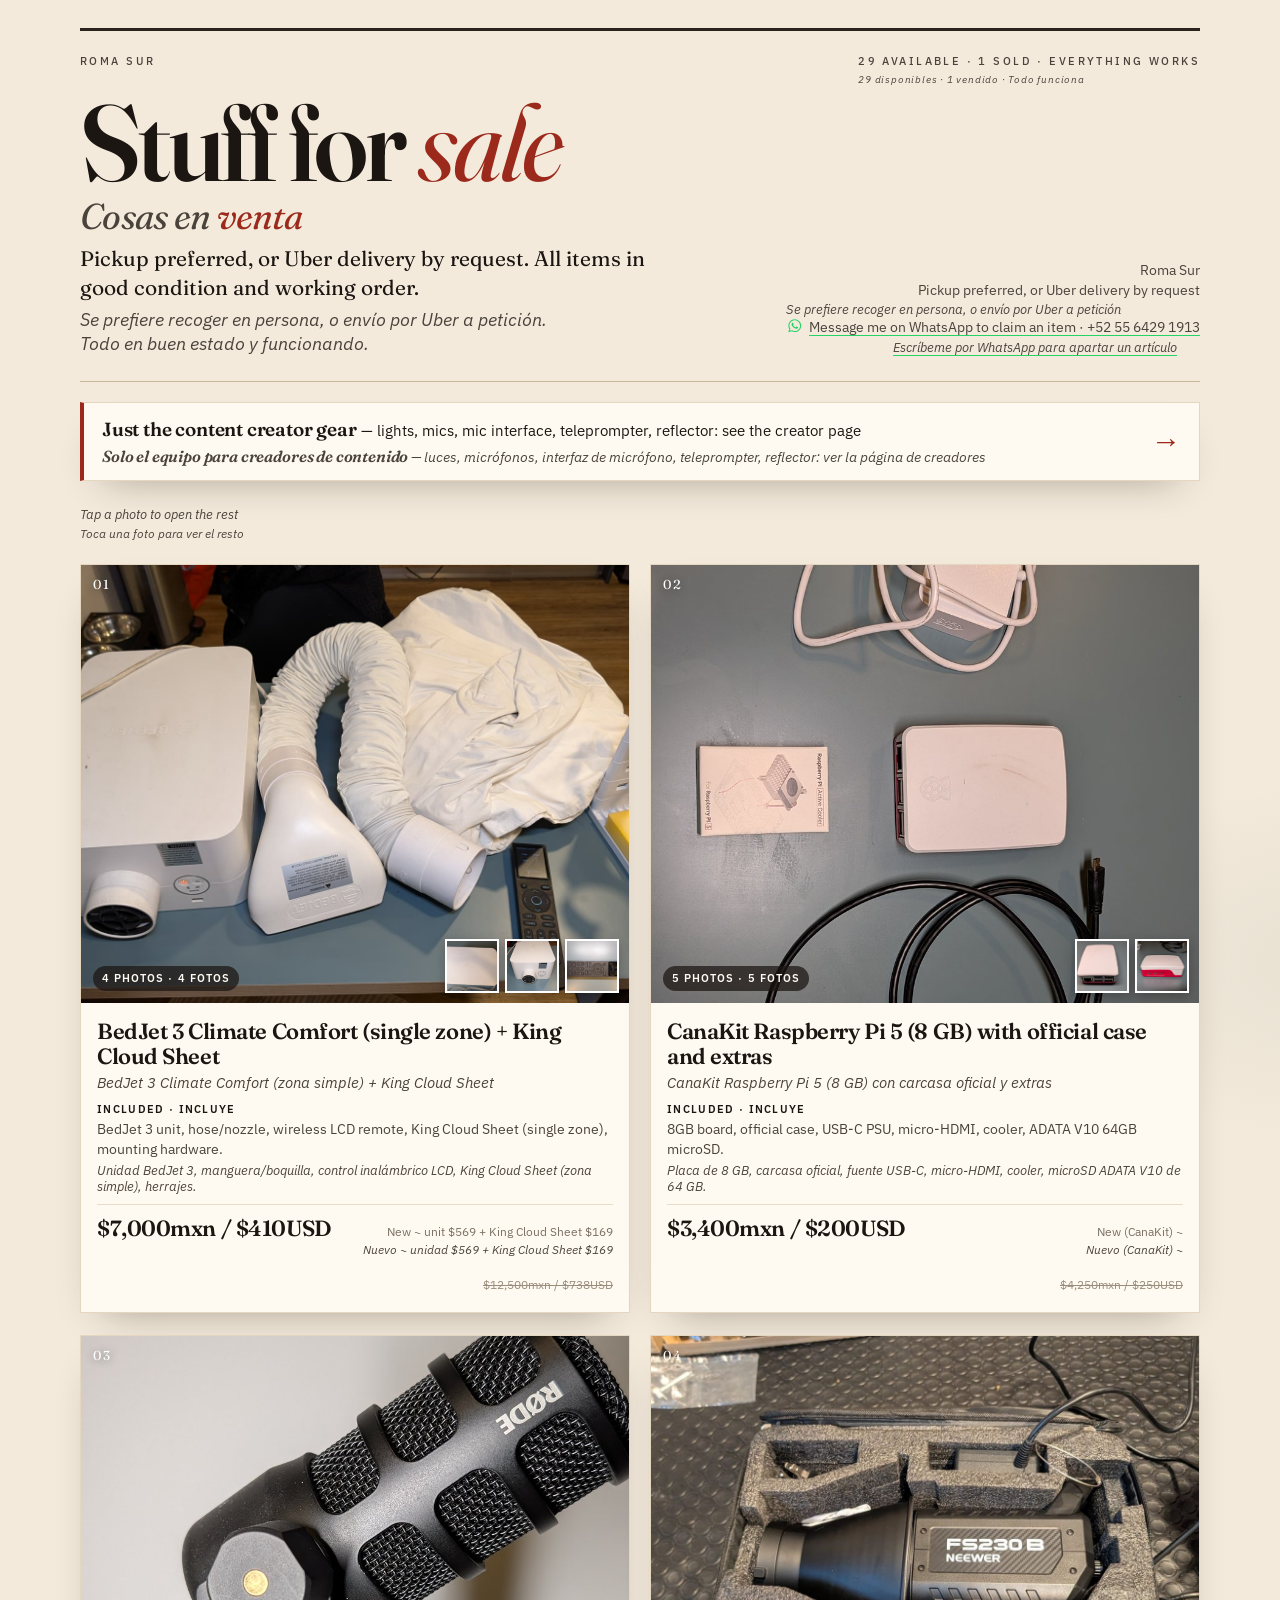
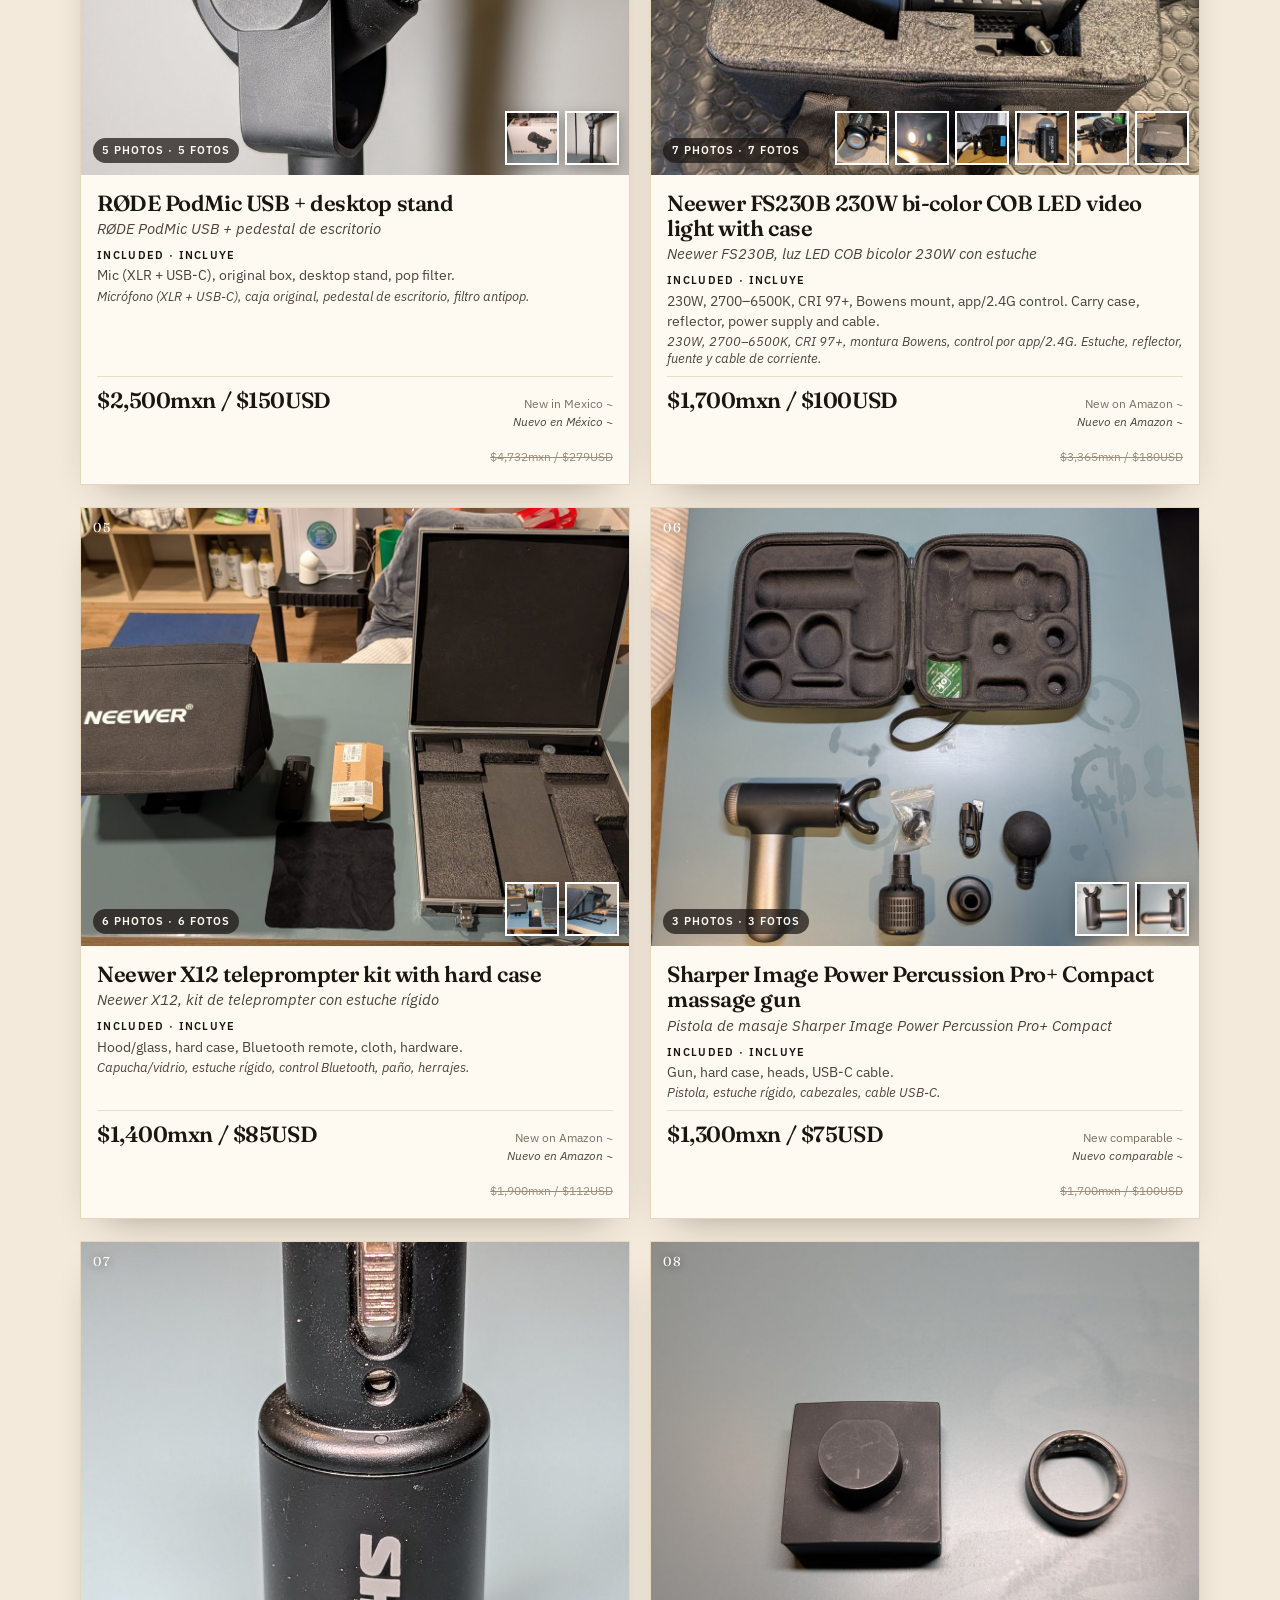
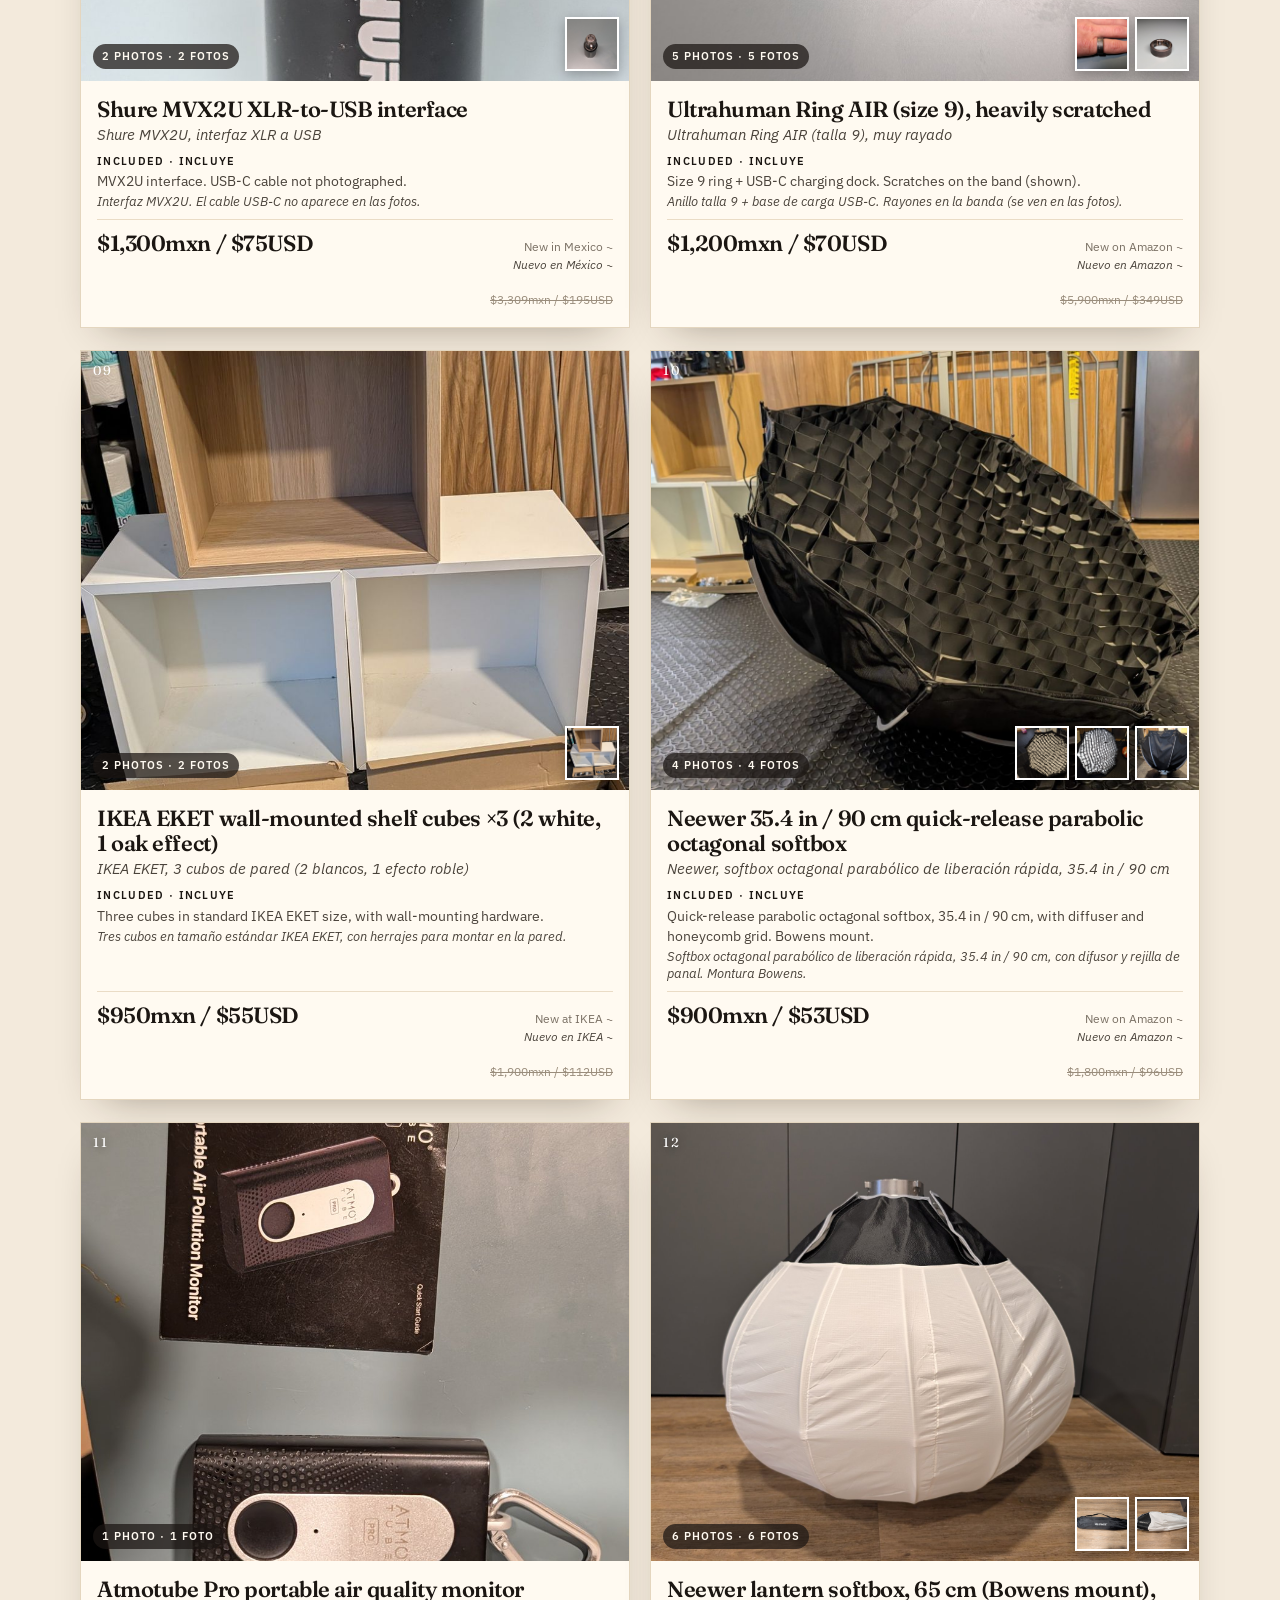
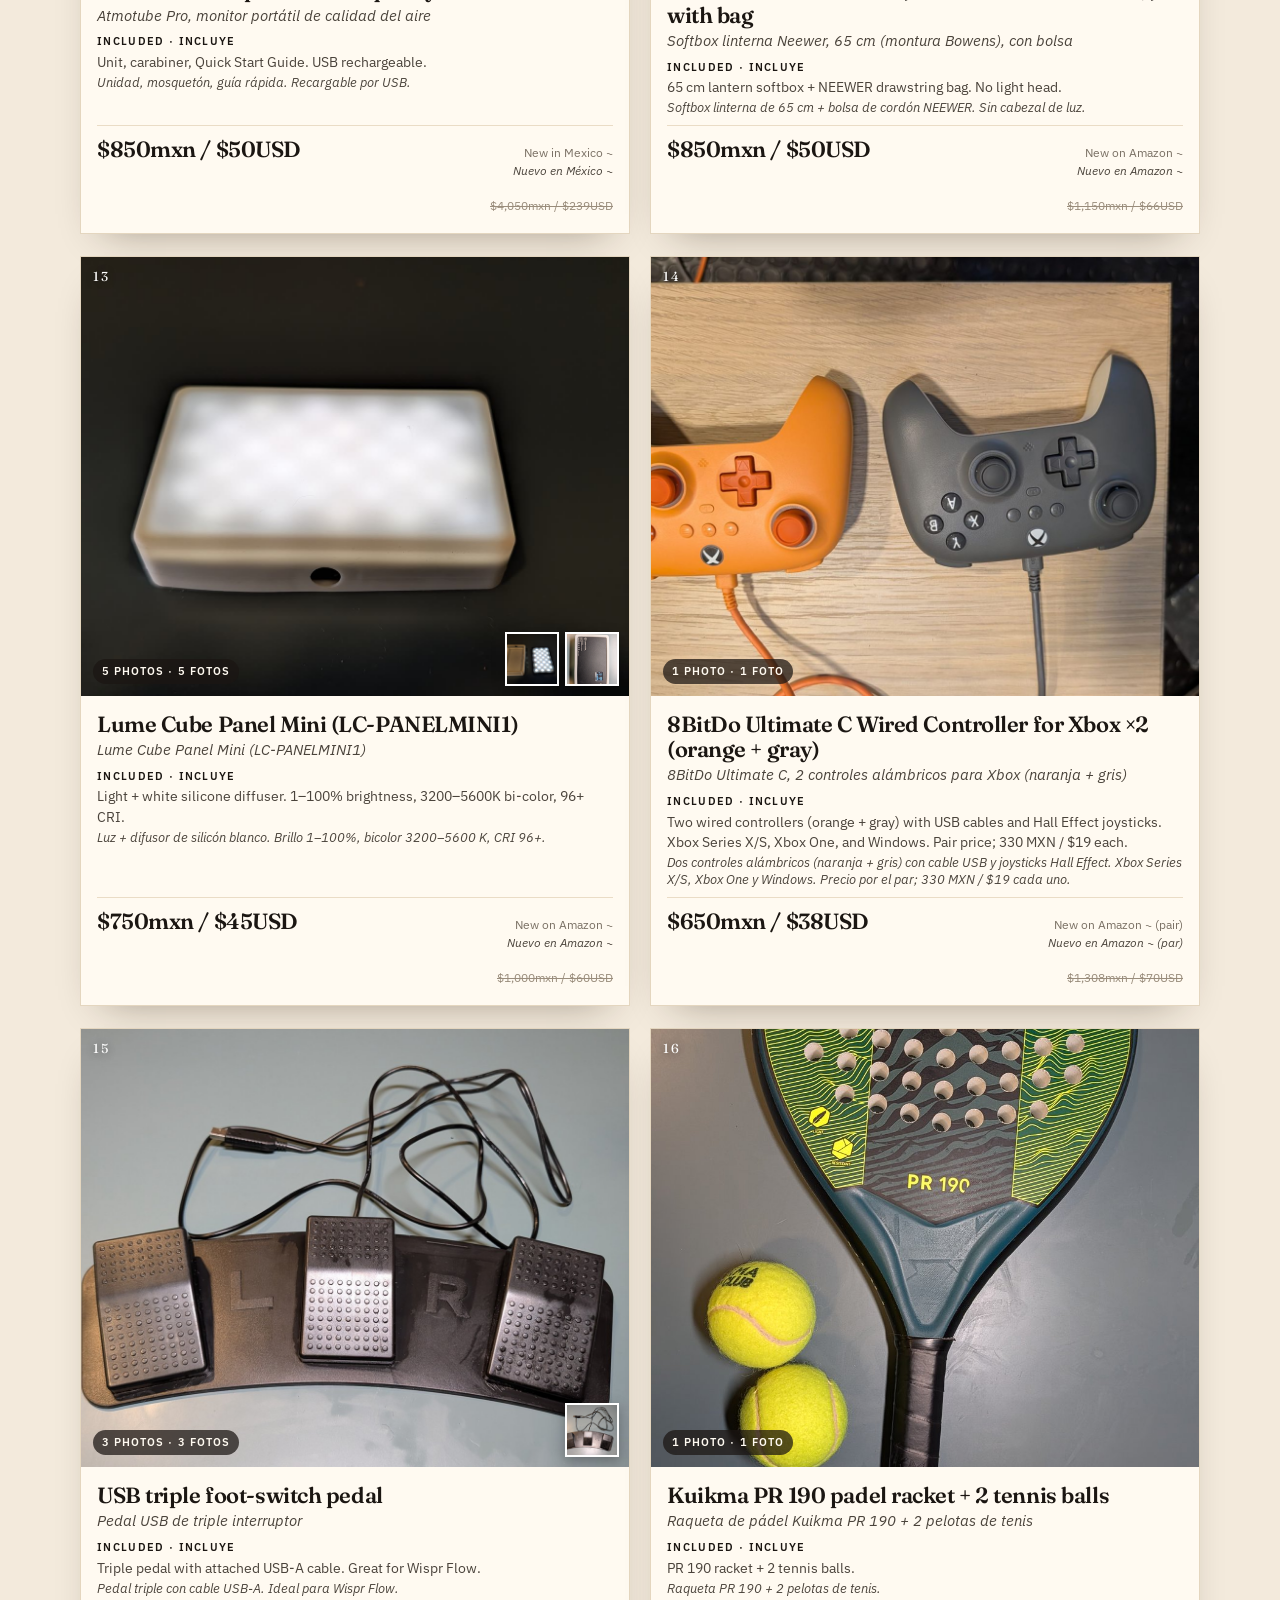
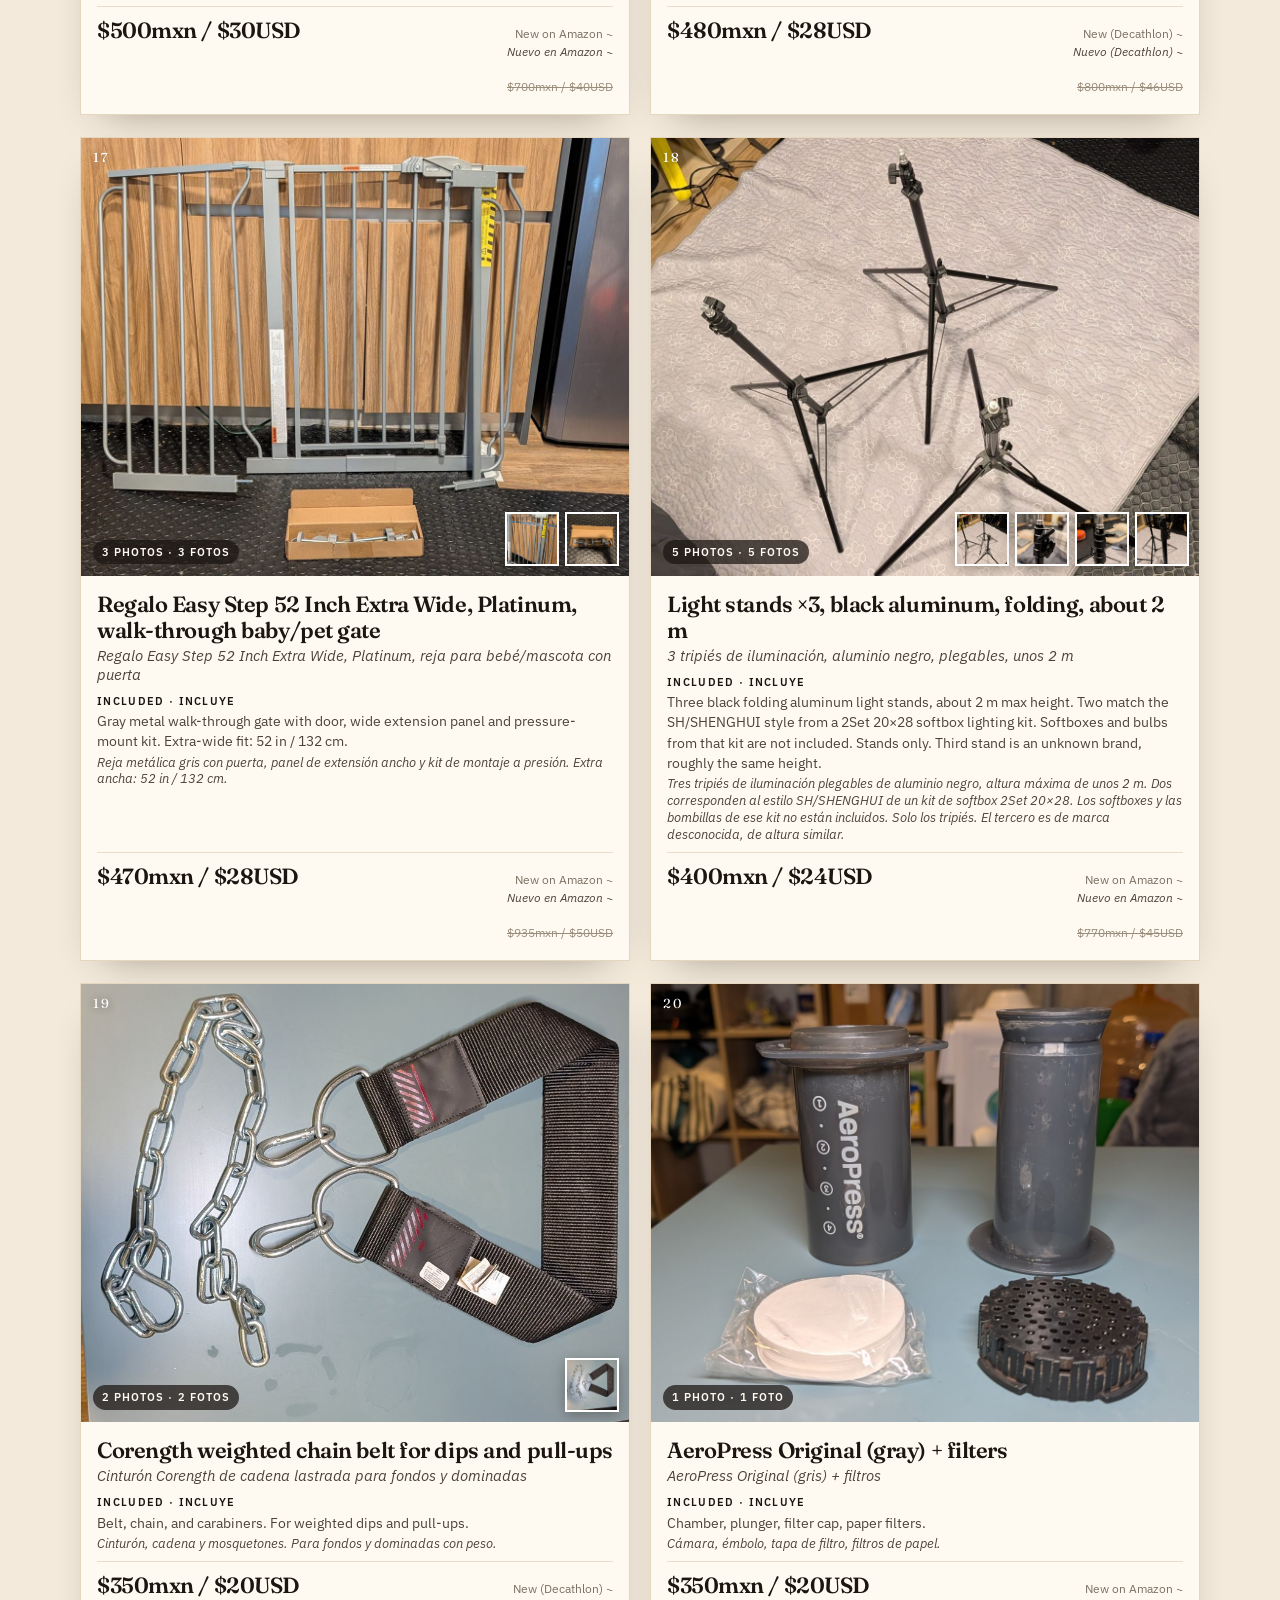
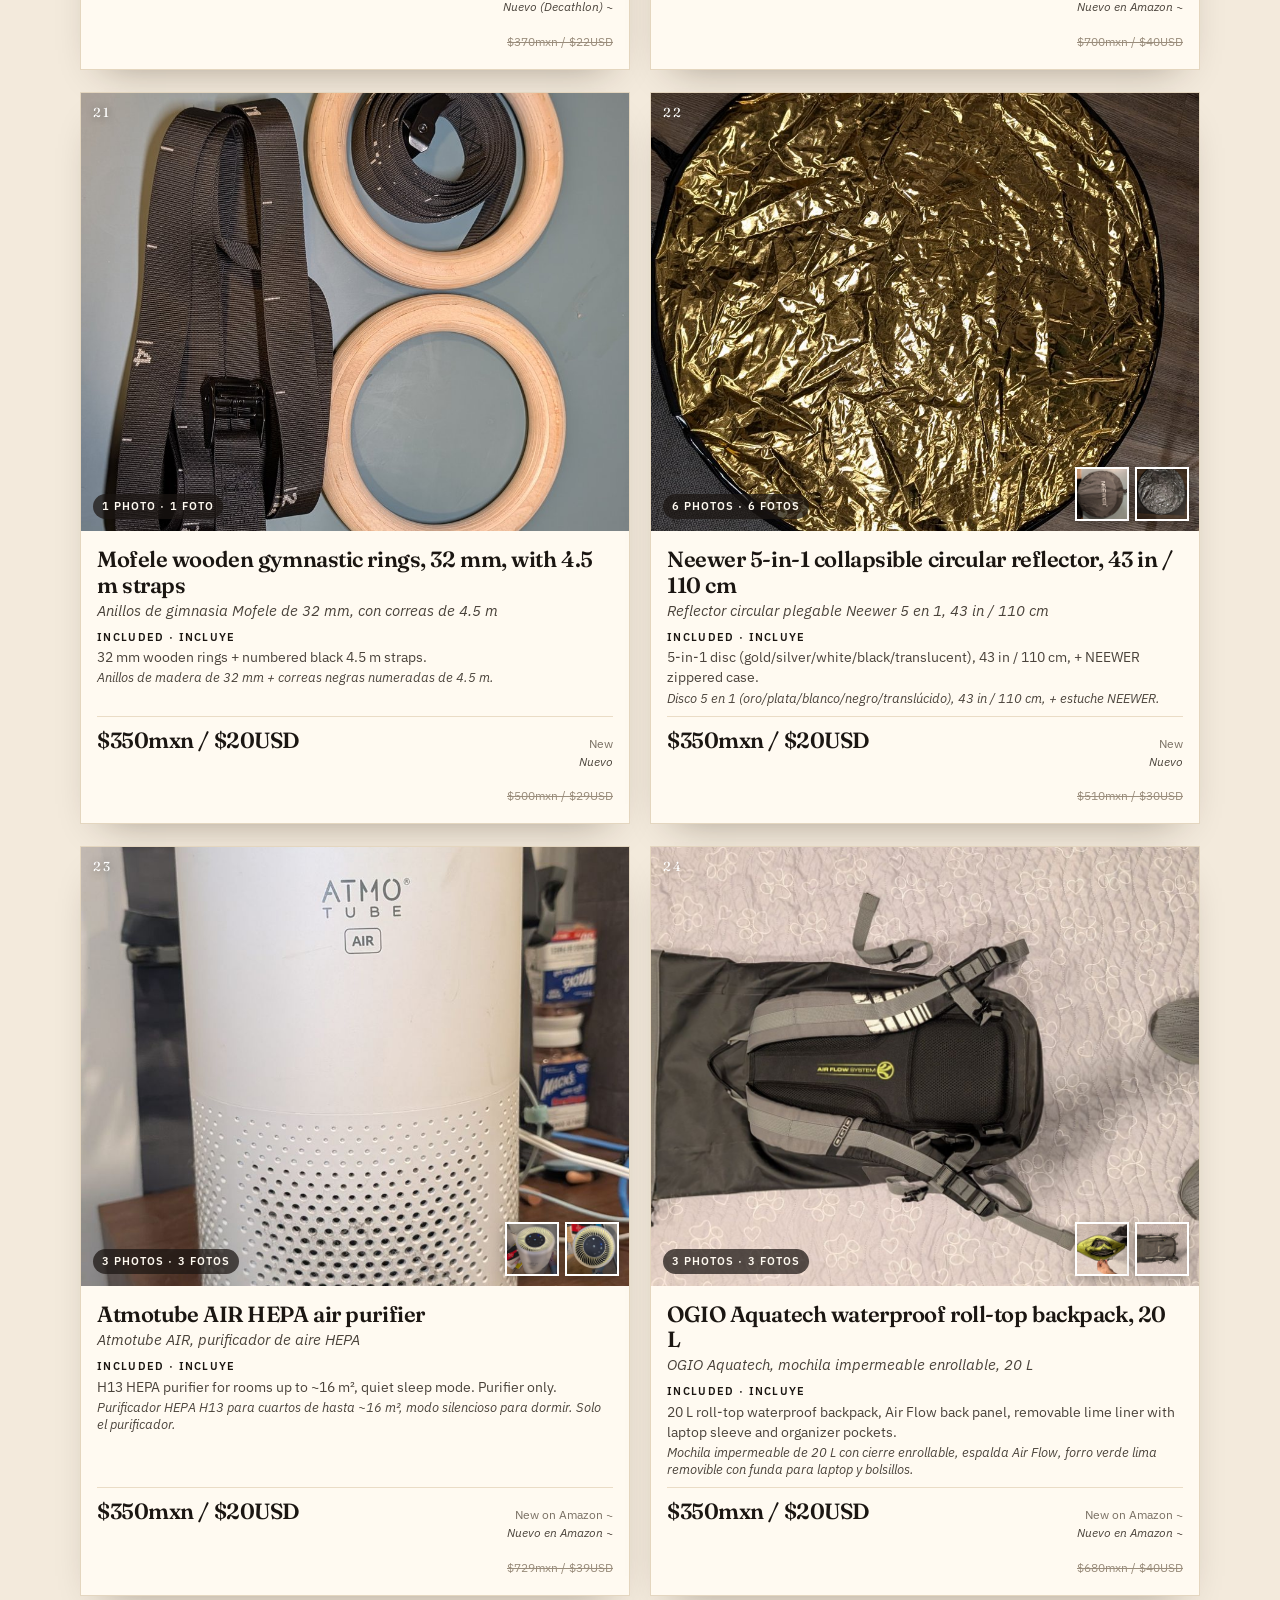
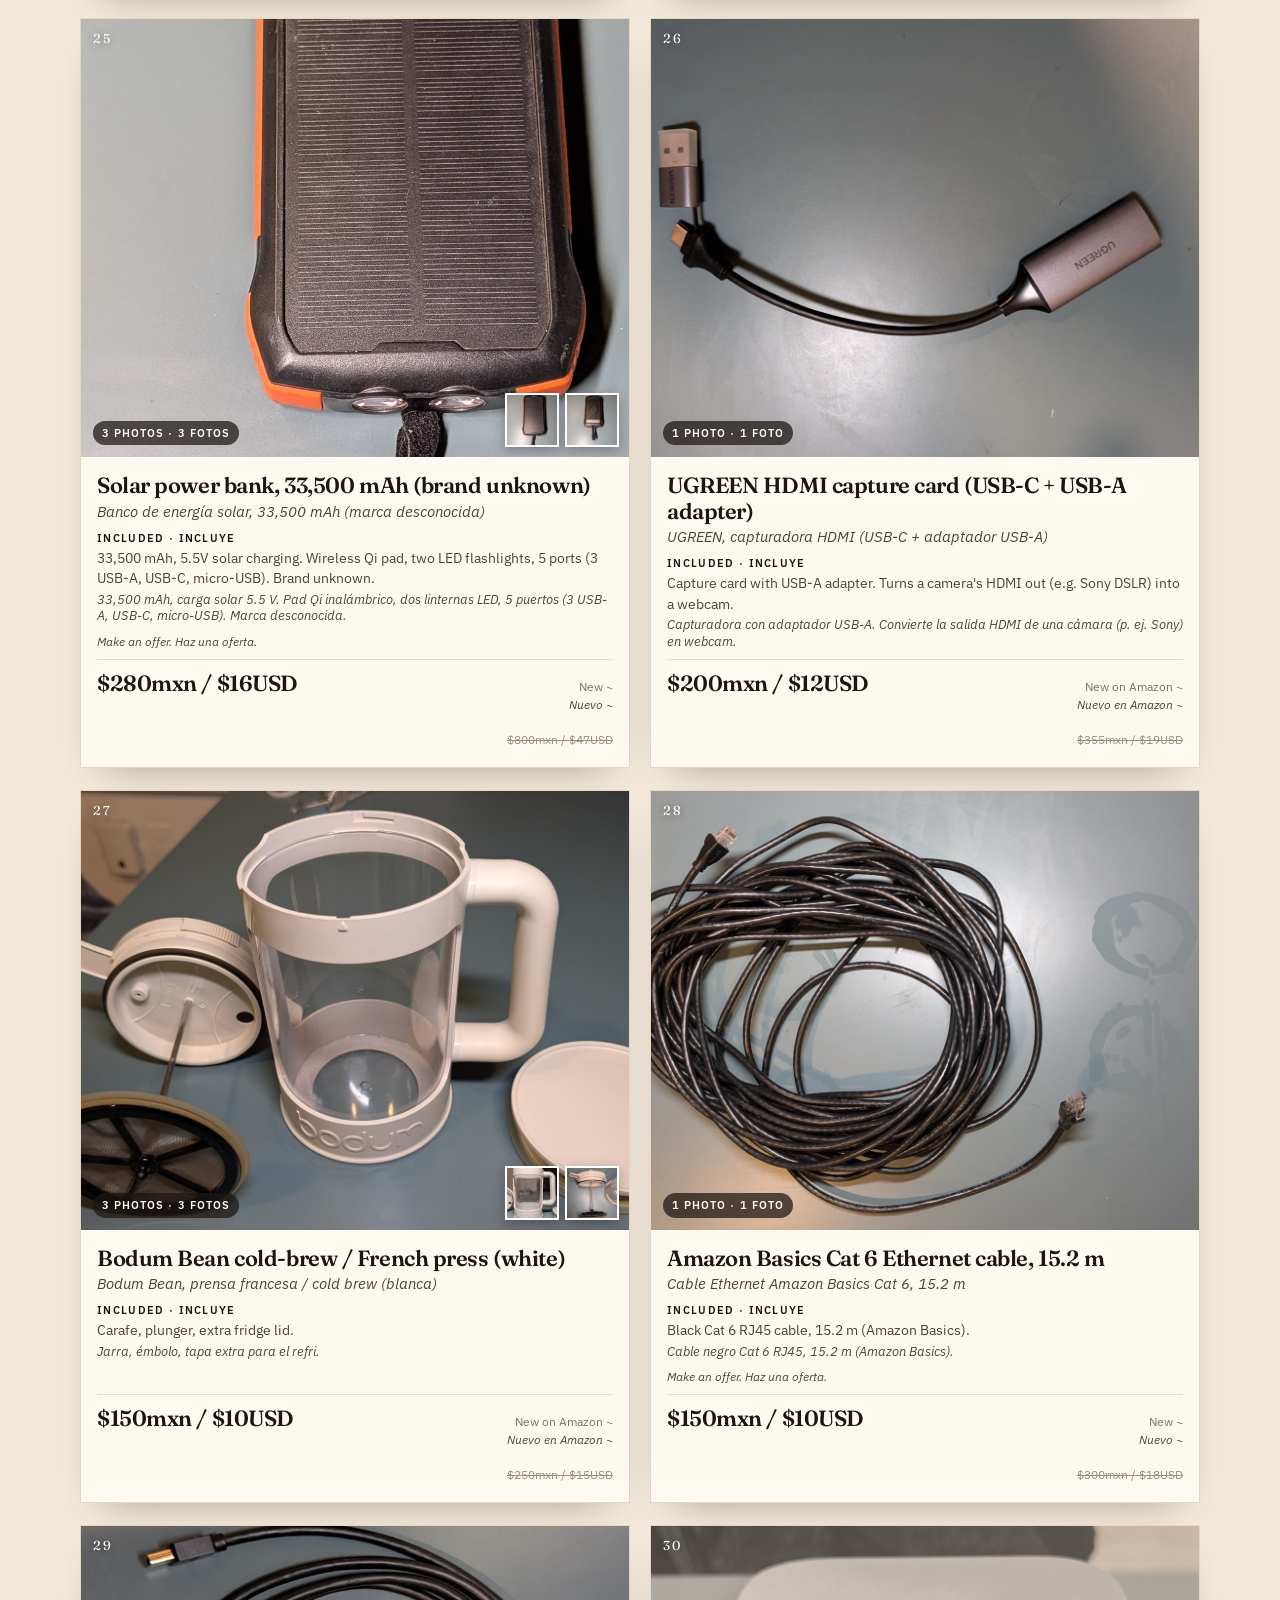
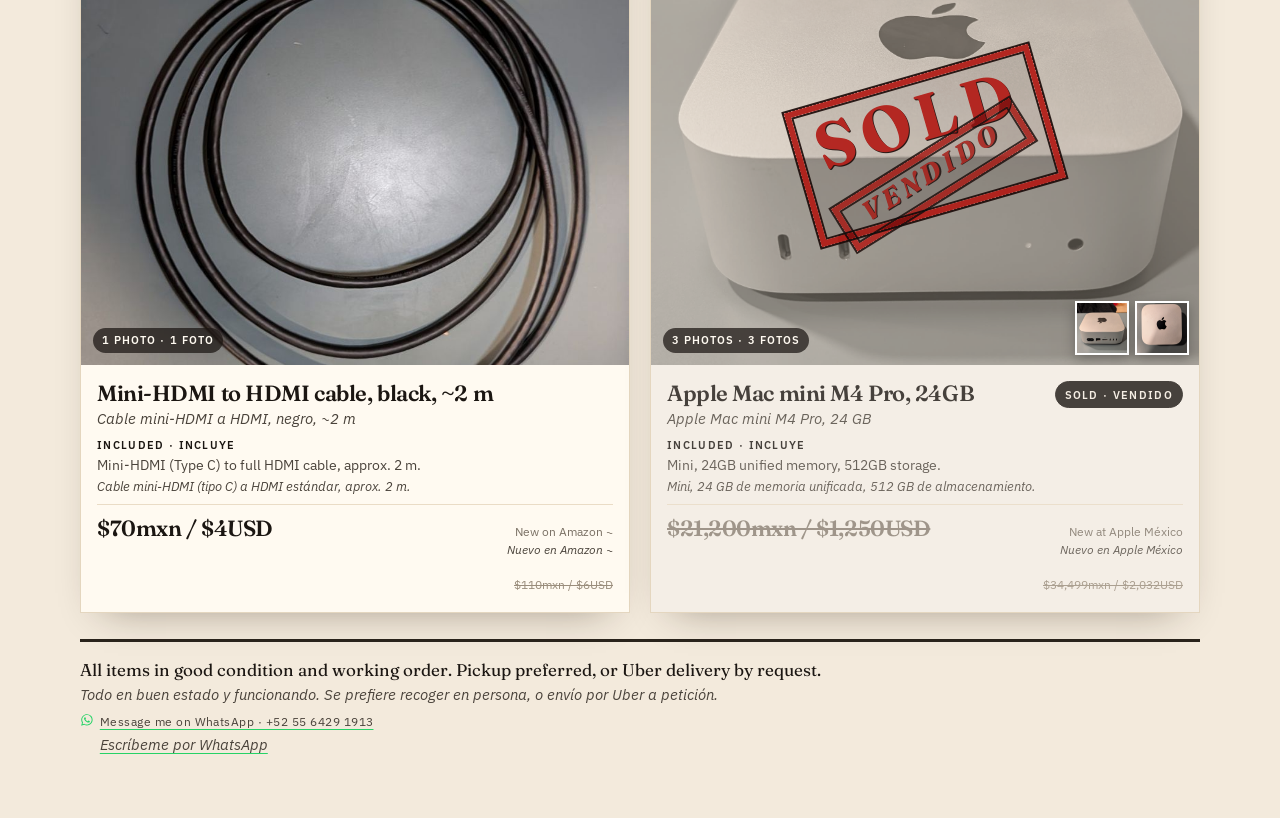
<file: index.html>
<!DOCTYPE html>
<html lang="es-MX">
<head>
<meta charset="utf-8">
<meta name="viewport" content="width=device-width, initial-scale=1">
<title>Stuff for sale · Cosas en venta</title>
<link rel="stylesheet" href="catalog.css">
</head>
<body>
  <div class="wrap">
    <header class="mast">
      <div class="kicker">
        <span>Roma Sur</span>
        <span><span data-count="en">29 available · 1 sold</span> · Everything works<span class="es" lang="es"><span data-count="es">29 disponibles · 1 vendido</span> · Todo funciona</span></span>
      </div>
      <h1>Stuff for <em>sale</em><span class="es" lang="es">Cosas en <em>venta</em></span></h1>
      <div class="lede">
        <p>Pickup preferred, or Uber delivery by request. All items in good condition and working order.<span class="es" lang="es">Se prefiere recoger en persona, o envío por Uber a petición. Todo en buen estado y funcionando.</span></p>
        <div class="meta">
          <div>Roma Sur</div>
          <div>Pickup preferred, or Uber delivery by request<span class="es" lang="es">Se prefiere recoger en persona, o envío por Uber a petición</span></div>
          <div><a class="wa-link" href="https://wa.me/525564291913?text=Hi%20Ross%2C%20I%27m%20interested%20in%20an%20item%20from%20your%20sale.%20/%20Hola%20Ross%2C%20me%20interesa%20un%20art%C3%ADculo%20de%20tu%20venta." target="_blank" rel="noopener"><svg class="wa-icon" viewBox="0 0 24 24" width="16" height="16" aria-hidden="true" focusable="false"><path fill="#25D366" d="M12.04 2C6.58 2 2.13 6.45 2.13 11.91c0 1.75.46 3.45 1.32 4.95L2.05 22l5.25-1.38a9.9 9.9 0 0 0 4.74 1.21h.01c5.46 0 9.91-4.45 9.91-9.91 0-2.65-1.03-5.14-2.9-7.01A9.82 9.82 0 0 0 12.04 2Zm0 18.15h-.01a8.23 8.23 0 0 1-4.19-1.15l-.3-.18-3.12.82.83-3.04-.2-.31a8.2 8.2 0 0 1-1.26-4.38c0-4.54 3.7-8.24 8.25-8.24 2.2 0 4.27.86 5.83 2.42a8.18 8.18 0 0 1 2.41 5.83c0 4.54-3.7 8.23-8.24 8.23Zm4.52-6.16c-.25-.12-1.47-.72-1.69-.81-.23-.08-.39-.12-.56.12-.16.25-.64.81-.79.97-.14.17-.29.19-.54.06-.25-.12-1.05-.39-1.99-1.23-.74-.66-1.23-1.47-1.38-1.72-.14-.25-.02-.38.11-.51.11-.11.25-.29.37-.43.13-.15.17-.25.25-.41.08-.17.04-.31-.02-.43-.06-.12-.56-1.34-.76-1.84-.2-.48-.41-.42-.56-.43h-.48c-.17 0-.43.06-.66.31-.22.25-.86.85-.86 2.07 0 1.22.89 2.4 1.01 2.56.12.17 1.75 2.67 4.23 3.74.59.26 1.05.41 1.41.52.59.19 1.13.16 1.56.1.48-.07 1.47-.6 1.67-1.18.21-.58.21-1.07.14-1.18-.06-.1-.22-.16-.47-.28Z"/></svg><span>Message me on WhatsApp to claim an item · +52 55 6429 1913<span class="es" lang="es">Escríbeme por WhatsApp para apartar un artículo</span></span></a></div>
        </div>
      </div>
    </header>

    <a class="crosslink" href="content-creator.html">
      <span class="crosslink-text"><b>Just the content creator gear</b> — lights, mics, mic interface, teleprompter, reflector: see the creator page
        <span class="es" lang="es"><b>Solo el equipo para creadores de contenido</b> — luces, micrófonos, interfaz de micrófono, teleprompter, reflector: ver la página de creadores</span></span>
      <span class="crosslink-arrow" aria-hidden="true">&rarr;</span>
    </a>

    <div class="toolbar">
      <div class="hint">Tap a photo to open the rest<span class="es" lang="es">Toca una foto para ver el resto</span></div>
    </div>

    <main class="grid" id="catalog">

      <article class="card" data-id="bedjet-3" data-price-mxn="7000" data-title-en="BedJet 3 Climate Comfort (single zone) + King Cloud Sheet" data-title-es="BedJet 3 Climate Comfort (zona simple) + King Cloud Sheet" data-photos="[&quot;photos/bedjet-kit.jpg&quot;,&quot;photos/bedjet-top.jpg&quot;,&quot;photos/bedjet-front.jpg&quot;,&quot;photos/bedjet-remote.jpg&quot;]">
        <div class="photo">
          <span class="idx">01</span>
          <img class="hero" src="photos/bedjet-kit.jpg" data-photo="photos/bedjet-kit.jpg" tabindex="0" role="button" alt="BedJet 3 single-zone kit with King Cloud Sheet / Kit BedJet 3 de zona simple con King Cloud Sheet">
          <div class="thumbs">
            <button type="button" aria-label="Top / Arriba" data-photo="photos/bedjet-top.jpg">
              <img src="photos/bedjet-top.jpg" alt="">
            </button>
            <button type="button" aria-label="Front / Frente" data-photo="photos/bedjet-front.jpg">
              <img src="photos/bedjet-front.jpg" alt="">
            </button>
            <button type="button" aria-label="Remote / Control" data-photo="photos/bedjet-remote.jpg">
              <img src="photos/bedjet-remote.jpg" alt="">
            </button>
          </div>
          <div class="stamp" aria-hidden="true"><span>SOLD<span class="es" lang="es">VENDIDO</span></span></div>
        </div>
        <div class="body">
          <div class="toprow">
            <h2>BedJet 3 Climate Comfort (single zone) + King Cloud Sheet<span class="es" lang="es">BedJet 3 Climate Comfort (zona simple) + King Cloud Sheet</span></h2>
          </div>
          <p class="inc"><strong>Included · Incluye</strong> BedJet 3 unit, hose/nozzle, wireless LCD remote, King Cloud Sheet (single zone), mounting hardware.<span class="es" lang="es">Unidad BedJet 3, manguera/boquilla, control inalámbrico LCD, King Cloud Sheet (zona simple), herrajes.</span></p>
          <div class="price-row">
            <div class="ask">$7,000mxn / $410USD</div>
            <div class="compare">New ~ unit $569 + King Cloud Sheet $169<span class="es" lang="es">Nuevo ~ unidad $569 + King Cloud Sheet $169</span><br><s>$12,500mxn / $738USD</s></div>
          </div>
        </div>
      </article>
      <article class="card" data-id="canakit-pi5-8gb" data-price-mxn="3400" data-title-en="CanaKit Raspberry Pi 5 (8 GB) with official case and extras" data-title-es="CanaKit Raspberry Pi 5 (8 GB) con carcasa oficial y extras" data-photos="[&quot;photos/PXL_20260826_134815873.jpg&quot;,&quot;photos/PXL_20260826_134841086.jpg&quot;,&quot;photos/PXL_20260826_134842682.jpg&quot;,&quot;photos/PXL_20260826_134851216.jpg&quot;,&quot;photos/PXL_20260826_134905678.jpg&quot;]">
        <div class="photo">
          <span class="idx">02</span>
          <img class="hero" src="photos/PXL_20260826_134815873.jpg" data-photo="photos/PXL_20260826_134815873.jpg" tabindex="0" role="button" alt="CanaKit Raspberry Pi 5 kit with official case, power supply, and cables / Kit CanaKit Raspberry Pi 5 con carcasa oficial, fuente y cables">
          <div class="thumbs">
            <button type="button" aria-label="Internals / Interior" data-photo="photos/PXL_20260826_134841086.jpg">
              <img src="photos/PXL_20260826_134841086.jpg" alt="">
            </button>
            <button type="button" aria-label="PSU / ports / Fuente y puertos" data-photo="photos/PXL_20260826_134851216.jpg">
              <img src="photos/PXL_20260826_134851216.jpg" alt="">
            </button>
          </div>
          <div class="stamp" aria-hidden="true"><span>SOLD<span class="es" lang="es">VENDIDO</span></span></div>
        </div>
        <div class="body">
          <div class="toprow">
            <h2>CanaKit Raspberry Pi 5 (8 GB) with official case and extras<span class="es" lang="es">CanaKit Raspberry Pi 5 (8 GB) con carcasa oficial y extras</span></h2>
          </div>
          <p class="inc"><strong>Included · Incluye</strong> 8GB board, official case, USB-C PSU, micro-HDMI, cooler, ADATA V10 64GB microSD.<span class="es" lang="es">Placa de 8 GB, carcasa oficial, fuente USB-C, micro-HDMI, cooler, microSD ADATA V10 de 64 GB.</span></p>
          <div class="price-row">
            <div class="ask">$3,400mxn / $200USD</div>
            <div class="compare">New (CanaKit) ~<span class="es" lang="es">Nuevo (CanaKit) ~</span><br><s>$4,250mxn / $250USD</s></div>
          </div>
        </div>
      </article>
      <article class="card" data-id="sharper-image-massage-gun" data-price-mxn="1300" data-title-en="Sharper Image Power Percussion Pro+ Compact massage gun" data-title-es="Pistola de masaje Sharper Image Power Percussion Pro+ Compact" data-photos="[&quot;photos/PXL_20260826_182632869.jpg&quot;,&quot;photos/PXL_20260826_182638128.jpg&quot;,&quot;photos/PXL_20260826_182645591.jpg&quot;]">
        <div class="photo">
          <span class="idx">03</span>
          <img class="hero" src="photos/PXL_20260826_182632869.jpg" data-photo="photos/PXL_20260826_182632869.jpg" tabindex="0" role="button" alt="Sharper Image Power Percussion Pro+ Compact kit with hard case and heads / Kit Sharper Image Power Percussion Pro+ Compact con estuche y cabezales">
          <div class="thumbs">
            <button type="button" aria-label="Gun detail / Detalle de la pistola" data-photo="photos/PXL_20260826_182638128.jpg">
              <img src="photos/PXL_20260826_182638128.jpg" alt="">
            </button>
            <button type="button" aria-label="Brand mark / Marca" data-photo="photos/PXL_20260826_182645591.jpg">
              <img src="photos/PXL_20260826_182645591.jpg" alt="">
            </button>
          </div>
          <div class="stamp" aria-hidden="true"><span>SOLD<span class="es" lang="es">VENDIDO</span></span></div>
        </div>
        <div class="body">
          <div class="toprow">
            <h2>Sharper Image Power Percussion Pro+ Compact massage gun<span class="es" lang="es">Pistola de masaje Sharper Image Power Percussion Pro+ Compact</span></h2>
          </div>
          <p class="inc"><strong>Included · Incluye</strong> Gun, hard case, heads, USB-C cable.<span class="es" lang="es">Pistola, estuche rígido, cabezales, cable USB-C.</span></p>
          <div class="price-row">
            <div class="ask">$1,300mxn / $75USD</div>
            <div class="compare">New comparable ~<span class="es" lang="es">Nuevo comparable ~</span><br><s>$1,700mxn / $100USD</s></div>
          </div>
        </div>
      </article>
      <article class="card" data-id="ultrahuman-air-ring" data-price-mxn="1200" data-title-en="Ultrahuman Ring AIR (size 9), heavily scratched" data-title-es="Ultrahuman Ring AIR (talla 9), muy rayado" data-photos="[&quot;photos/PXL_20260826_134626424.jpg&quot;,&quot;photos/PXL_20260826_134652293.jpg&quot;,&quot;photos/PXL_20260826_134707314.jpg&quot;,&quot;photos/PXL_20260826_134714011.jpg&quot;,&quot;photos/PXL_20260826_134743478.jpg&quot;]">
        <div class="photo">
          <span class="idx">04</span>
          <img class="hero" src="photos/PXL_20260826_134626424.jpg" data-photo="photos/PXL_20260826_134626424.jpg" tabindex="0" role="button" alt="Ultrahuman Ring AIR size 9 with wireless charging dock / Ultrahuman Ring AIR talla 9 con base de carga">
          <div class="thumbs">
            <button type="button" aria-label="Charging dock / Base de carga" data-photo="photos/PXL_20260826_134743478.jpg">
              <img src="photos/PXL_20260826_134743478.jpg" alt="">
            </button>
            <button type="button" aria-label="Scratches / Rayones" data-photo="photos/PXL_20260826_134707314.jpg">
              <img src="photos/PXL_20260826_134707314.jpg" alt="">
            </button>
          </div>
          <div class="stamp" aria-hidden="true"><span>SOLD<span class="es" lang="es">VENDIDO</span></span></div>
        </div>
        <div class="body">
          <div class="toprow">
            <h2>Ultrahuman Ring AIR (size 9), heavily scratched<span class="es" lang="es">Ultrahuman Ring AIR (talla 9), muy rayado</span></h2>
          </div>
          <p class="inc"><strong>Included · Incluye</strong> Size 9 ring + USB-C charging dock. Scratches on the band (shown).<span class="es" lang="es">Anillo talla 9 + base de carga USB-C. Rayones en la banda (se ven en las fotos).</span></p>
          <div class="price-row">
            <div class="ask">$1,200mxn / $70USD</div>
            <div class="compare">New on Amazon ~<span class="es" lang="es">Nuevo en Amazon ~</span><br><s>$5,900mxn / $349USD</s></div>
          </div>
        </div>
      </article>
      <article class="card" data-id="atmotube-pro" data-price-mxn="850" data-title-en="Atmotube Pro portable air quality monitor" data-title-es="Atmotube Pro, monitor portátil de calidad del aire" data-photos="[&quot;photos/PXL_20260826_133255400.jpg&quot;]">
        <div class="photo">
          <span class="idx">05</span>
          <img class="hero" src="photos/PXL_20260826_133255400.jpg" data-photo="photos/PXL_20260826_133255400.jpg" tabindex="0" role="button" alt="Atmotube Pro portable air quality monitor with quick start guide / Atmotube Pro, monitor portátil de calidad del aire con guía rápida">
          <div class="stamp" aria-hidden="true"><span>SOLD<span class="es" lang="es">VENDIDO</span></span></div>
        </div>
        <div class="body">
          <div class="toprow">
            <h2>Atmotube Pro portable air quality monitor<span class="es" lang="es">Atmotube Pro, monitor portátil de calidad del aire</span></h2>
          </div>
          <p class="inc"><strong>Included · Incluye</strong> Unit, carabiner, Quick Start Guide. USB rechargeable.<span class="es" lang="es">Unidad, mosquetón, guía rápida. Recargable por USB.</span></p>
          <div class="price-row">
            <div class="ask">$850mxn / $50USD</div>
            <div class="compare">New in Mexico ~<span class="es" lang="es">Nuevo en México ~</span><br><s>$4,050mxn / $239USD</s></div>
          </div>
        </div>
      </article>
      <article class="card" data-id="kuikma-pr190-padel" data-price-mxn="480" data-title-en="Kuikma PR 190 padel racket + 2 tennis balls" data-title-es="Raqueta de pádel Kuikma PR 190 + 2 pelotas de tenis" data-photos="[&quot;photos/PXL_20260826_183221987.jpg&quot;]">
        <div class="photo">
          <span class="idx">06</span>
          <img class="hero" src="photos/PXL_20260826_183221987.jpg" data-photo="photos/PXL_20260826_183221987.jpg" tabindex="0" role="button" alt="Kuikma PR 190 padel racket with two tennis balls / Raqueta de pádel Kuikma PR 190 con dos pelotas de tenis">
          <div class="stamp" aria-hidden="true"><span>SOLD<span class="es" lang="es">VENDIDO</span></span></div>
        </div>
        <div class="body">
          <div class="toprow">
            <h2>Kuikma PR 190 padel racket + 2 tennis balls<span class="es" lang="es">Raqueta de pádel Kuikma PR 190 + 2 pelotas de tenis</span></h2>
          </div>
          <p class="inc"><strong>Included · Incluye</strong> PR 190 racket + 2 tennis balls.<span class="es" lang="es">Raqueta PR 190 + 2 pelotas de tenis.</span></p>
          <div class="price-row">
            <div class="ask">$480mxn / $28USD</div>
            <div class="compare">New (Decathlon) ~<span class="es" lang="es">Nuevo (Decathlon) ~</span><br><s>$800mxn / $46USD</s></div>
          </div>
        </div>
      </article>
      <article class="card" data-id="usb-triple-foot-switch" data-price-mxn="500" data-title-en="USB triple foot-switch pedal" data-title-es="Pedal USB de triple interruptor" data-photos="[&quot;photos/PXL_20260826_135742336.jpg&quot;,&quot;photos/PXL_20260826_135808832.jpg&quot;,&quot;photos/PXL_20260826_135812229.jpg&quot;]">
        <div class="photo">
          <span class="idx">07</span>
          <img class="hero" src="photos/PXL_20260826_135742336.jpg" data-photo="photos/PXL_20260826_135742336.jpg" tabindex="0" role="button" alt="USB triple foot-switch pedal / Pedal USB de triple interruptor">
          <div class="thumbs">
            <button type="button" aria-label="Second angle" data-photo="photos/PXL_20260826_135808832.jpg">
              <img src="photos/PXL_20260826_135808832.jpg" alt="">
            </button>
          </div>
          <div class="stamp" aria-hidden="true"><span>SOLD<span class="es" lang="es">VENDIDO</span></span></div>
        </div>
        <div class="body">
          <div class="toprow">
            <h2>USB triple foot-switch pedal<span class="es" lang="es">Pedal USB de triple interruptor</span></h2>
          </div>
          <p class="inc"><strong>Included · Incluye</strong> Triple pedal with attached USB-A cable. Great for Wispr Flow.<span class="es" lang="es">Pedal triple con cable USB-A. Ideal para Wispr Flow.</span></p>
          <div class="price-row">
            <div class="ask">$500mxn / $30USD</div>
            <div class="compare">New on Amazon ~<span class="es" lang="es">Nuevo en Amazon ~</span><br><s>$700mxn / $40USD</s></div>
          </div>
        </div>
      </article>
      <article class="card" data-id="solar-power-bank" data-price-mxn="280" data-title-en="Solar power bank, 33,500 mAh (brand unknown)" data-title-es="Banco de energía solar, 33,500 mAh (marca desconocida)" data-photos="[&quot;photos/PXL_20260826_135034581.jpg&quot;,&quot;photos/PXL_20260826_135044541.jpg&quot;,&quot;photos/PXL_20260826_135057248.jpg&quot;]">
        <div class="photo">
          <span class="idx">08</span>
          <img class="hero" src="photos/PXL_20260826_135034581.jpg" data-photo="photos/PXL_20260826_135034581.jpg" tabindex="0" role="button" alt="Rugged solar power bank with orange bumpers / Banco de energía solar con protectores naranja">
          <div class="thumbs">
            <button type="button" aria-label="Front / flashlight / Frente / linterna" data-photo="photos/PXL_20260826_135044541.jpg">
              <img src="photos/PXL_20260826_135044541.jpg" alt="">
            </button>
            <button type="button" aria-label="Back / wireless pad / Reverso / carga inalámbrica" data-photo="photos/PXL_20260826_135057248.jpg">
              <img src="photos/PXL_20260826_135057248.jpg" alt="">
            </button>
          </div>
          <div class="stamp" aria-hidden="true"><span>SOLD<span class="es" lang="es">VENDIDO</span></span></div>
        </div>
        <div class="body">
          <div class="toprow">
            <h2>Solar power bank, 33,500 mAh (brand unknown)<span class="es" lang="es">Banco de energía solar, 33,500 mAh (marca desconocida)</span></h2>
          </div>
          <p class="inc"><strong>Included · Incluye</strong> 33,500 mAh, 5.5V solar charging. Wireless Qi pad, two LED flashlights, 5 ports (3 USB-A, USB-C, micro-USB). Brand unknown.<span class="es" lang="es">33,500 mAh, carga solar 5.5 V. Pad Qi inalámbrico, dos linternas LED, 5 puertos (3 USB-A, USB-C, micro-USB). Marca desconocida.</span></p>
          <p class="note">Make an offer. <span class="es" lang="es">Haz una oferta.</span></p>
          <div class="price-row">
            <div class="ask">$280mxn / $16USD</div>
            <div class="compare">New ~<span class="es" lang="es">Nuevo ~</span><br><s>$800mxn / $47USD</s></div>
          </div>
        </div>
      </article>
      <article class="card" data-id="corength-dip-belt" data-price-mxn="350" data-title-en="Corength weighted chain belt for dips and pull-ups" data-title-es="Cinturón Corength de cadena lastrada para fondos y dominadas" data-photos="[&quot;photos/PXL_20260826_183034306.jpg&quot;,&quot;photos/PXL_20260826_183054813.jpg&quot;]">
        <div class="photo">
          <span class="idx">09</span>
          <img class="hero" src="photos/PXL_20260826_183034306.jpg" data-photo="photos/PXL_20260826_183034306.jpg" tabindex="0" role="button" alt="Corength weighted chain belt with chain and carabiners / Cinturón Corength de cadena lastrada con cadena y mosquetones">
          <div class="thumbs">
            <button type="button" aria-label="Belt + chain / Cinturón y cadena" data-photo="photos/PXL_20260826_183054813.jpg">
              <img src="photos/PXL_20260826_183054813.jpg" alt="">
            </button>
          </div>
          <div class="stamp" aria-hidden="true"><span>SOLD<span class="es" lang="es">VENDIDO</span></span></div>
        </div>
        <div class="body">
          <div class="toprow">
            <h2>Corength weighted chain belt for dips and pull-ups<span class="es" lang="es">Cinturón Corength de cadena lastrada para fondos y dominadas</span></h2>
          </div>
          <p class="inc"><strong>Included · Incluye</strong> Belt, chain, and carabiners. For weighted dips and pull-ups.<span class="es" lang="es">Cinturón, cadena y mosquetones. Para fondos y dominadas con peso.</span></p>
          <div class="price-row">
            <div class="ask">$350mxn / $20USD</div>
            <div class="compare">New (Decathlon) ~<span class="es" lang="es">Nuevo (Decathlon) ~</span><br><s>$370mxn / $22USD</s></div>
          </div>
        </div>
      </article>
      <article class="card" data-id="aeropress-original" data-price-mxn="350" data-title-en="AeroPress Original (gray) + filters" data-title-es="AeroPress Original (gris) + filtros" data-photos="[&quot;photos/PXL_20260826_182455052.jpg&quot;]">
        <div class="photo">
          <span class="idx">10</span>
          <img class="hero" src="photos/PXL_20260826_182455052.jpg" data-photo="photos/PXL_20260826_182455052.jpg" tabindex="0" role="button" alt="AeroPress Original gray chamber, plunger, filter cap, and paper filters / AeroPress Original gris con cámara, émbolo, tapa y filtros de papel">
          <div class="stamp" aria-hidden="true"><span>SOLD<span class="es" lang="es">VENDIDO</span></span></div>
        </div>
        <div class="body">
          <div class="toprow">
            <h2>AeroPress Original (gray) + filters<span class="es" lang="es">AeroPress Original (gris) + filtros</span></h2>
          </div>
          <p class="inc"><strong>Included · Incluye</strong> Chamber, plunger, filter cap, paper filters.<span class="es" lang="es">Cámara, émbolo, tapa de filtro, filtros de papel.</span></p>
          <div class="price-row">
            <div class="ask">$350mxn / $20USD</div>
            <div class="compare">New on Amazon ~<span class="es" lang="es">Nuevo en Amazon ~</span><br><s>$700mxn / $40USD</s></div>
          </div>
        </div>
      </article>
      <article class="card" data-id="wooden-gymnastic-rings" data-price-mxn="350" data-title-en="Mofele wooden gymnastic rings, 32 mm, with 4.5 m straps" data-title-es="Anillos de gimnasia Mofele de 32 mm, con correas de 4.5 m" data-photos="[&quot;photos/PXL_20260826_183347353.jpg&quot;]">
        <div class="photo">
          <span class="idx">11</span>
          <img class="hero" src="photos/PXL_20260826_183347353.jpg" data-photo="photos/PXL_20260826_183347353.jpg" tabindex="0" role="button" alt="Mofele wooden gymnastic rings with numbered 4.5 m straps / Anillos de gimnasia Mofele de madera con correas numeradas de 4.5 m">
          <div class="stamp" aria-hidden="true"><span>SOLD<span class="es" lang="es">VENDIDO</span></span></div>
        </div>
        <div class="body">
          <div class="toprow">
            <h2>Mofele wooden gymnastic rings, 32 mm, with 4.5 m straps<span class="es" lang="es">Anillos de gimnasia Mofele de 32 mm, con correas de 4.5 m</span></h2>
          </div>
          <p class="inc"><strong>Included · Incluye</strong> 32 mm wooden rings + numbered black 4.5 m straps.<span class="es" lang="es">Anillos de madera de 32 mm + correas negras numeradas de 4.5 m.</span></p>
          <div class="price-row">
            <div class="ask">$350mxn / $20USD</div>
            <div class="compare">New<span class="es" lang="es">Nuevo</span><br><s>$500mxn / $29USD</s></div>
          </div>
        </div>
      </article>
      <article class="card" data-id="bodum-bean-press" data-price-mxn="150" data-title-en="Bodum Bean cold-brew / French press (white)" data-title-es="Bodum Bean, prensa francesa / cold brew (blanca)" data-photos="[&quot;photos/PXL_20260826_183547442.jpg&quot;,&quot;photos/PXL_20260826_183554301.jpg&quot;,&quot;photos/PXL_20260826_183601265.jpg&quot;]">
        <div class="photo">
          <span class="idx">12</span>
          <img class="hero" src="photos/PXL_20260826_183547442.jpg" data-photo="photos/PXL_20260826_183547442.jpg" tabindex="0" role="button" alt="White Bodum press carafe with plunger and extra lid / Prensa Bodum blanca con émbolo y tapa extra">
          <div class="thumbs">
            <button type="button" aria-label="Carafe / Jarra" data-photo="photos/PXL_20260826_183554301.jpg">
              <img src="photos/PXL_20260826_183554301.jpg" alt="">
            </button>
            <button type="button" aria-label="Plunger / Émbolo" data-photo="photos/PXL_20260826_183601265.jpg">
              <img src="photos/PXL_20260826_183601265.jpg" alt="">
            </button>
          </div>
          <div class="stamp" aria-hidden="true"><span>SOLD<span class="es" lang="es">VENDIDO</span></span></div>
        </div>
        <div class="body">
          <div class="toprow">
            <h2>Bodum Bean cold-brew / French press (white)<span class="es" lang="es">Bodum Bean, prensa francesa / cold brew (blanca)</span></h2>
          </div>
          <p class="inc"><strong>Included · Incluye</strong> Carafe, plunger, extra fridge lid.<span class="es" lang="es">Jarra, émbolo, tapa extra para el refri.</span></p>
          <div class="price-row">
            <div class="ask">$150mxn / $10USD</div>
            <div class="compare">New on Amazon ~<span class="es" lang="es">Nuevo en Amazon ~</span><br><s>$250mxn / $15USD</s></div>
          </div>
        </div>
      </article>
      <article class="card" data-id="cat5e-ethernet-cable" data-price-mxn="150" data-title-en="Amazon Basics Cat 6 Ethernet cable, 15.2 m" data-title-es="Cable Ethernet Amazon Basics Cat 6, 15.2 m" data-photos="[&quot;photos/PXL_20260826_182525065.jpg&quot;]">
        <div class="photo">
          <span class="idx">13</span>
          <img class="hero" src="photos/PXL_20260826_182525065.jpg" data-photo="photos/PXL_20260826_182525065.jpg" tabindex="0" role="button" alt="Coiled black Amazon Basics Cat 6 ethernet cable, 15.2 m / Cable Ethernet Amazon Basics Cat 6 negro enrollado, 15.2 m">
          <div class="stamp" aria-hidden="true"><span>SOLD<span class="es" lang="es">VENDIDO</span></span></div>
        </div>
        <div class="body">
          <div class="toprow">
            <h2>Amazon Basics Cat 6 Ethernet cable, 15.2 m<span class="es" lang="es">Cable Ethernet Amazon Basics Cat 6, 15.2 m</span></h2>
          </div>
          <p class="inc"><strong>Included · Incluye</strong> Black Cat 6 RJ45 cable, 15.2 m (Amazon Basics).<span class="es" lang="es">Cable negro Cat 6 RJ45, 15.2 m (Amazon Basics).</span></p>
          <p class="note">Make an offer. <span class="es" lang="es">Haz una oferta.</span></p>
          <div class="price-row">
            <div class="ask">$150mxn / $10USD</div>
            <div class="compare">New ~<span class="es" lang="es">Nuevo ~</span><br><s>$300mxn / $18USD</s></div>
          </div>
        </div>
      </article>
      <article class="card" data-id="apple-mac-mini-m4-pro" data-price-mxn="21200" data-sold="true" data-title-en="Apple Mac mini M4 Pro, 24GB" data-title-es="Apple Mac mini M4 Pro, 24 GB" data-photos="[&quot;photos/PXL_20260902_013140927.jpg&quot;,&quot;photos/PXL_20260902_013150837.jpg&quot;,&quot;photos/PXL_20260902_013200403.jpg&quot;]">
        <div class="photo">
          <span class="idx">14</span>
          <img class="hero" src="photos/PXL_20260902_013140927.jpg" data-photo="photos/PXL_20260902_013140927.jpg" tabindex="0" role="button" alt="Apple Mac mini M4 Pro, front ports and top logo / Apple Mac mini M4 Pro, puertos frontales y logo superior">
          <div class="thumbs">
            <button type="button" aria-label="Rear ports / Puertos traseros" data-photo="photos/PXL_20260902_013150837.jpg">
              <img src="photos/PXL_20260902_013150837.jpg" alt="">
            </button>
            <button type="button" aria-label="Top logo / Logo superior" data-photo="photos/PXL_20260902_013200403.jpg">
              <img src="photos/PXL_20260902_013200403.jpg" alt="">
            </button>
          </div>
          <div class="stamp" aria-hidden="true"><span>SOLD<span class="es" lang="es">VENDIDO</span></span></div>
        </div>
        <div class="body">
          <div class="toprow">
            <h2>Apple Mac mini M4 Pro, 24GB<span class="es" lang="es">Apple Mac mini M4 Pro, 24 GB</span></h2>
          </div>
          <p class="inc"><strong>Included · Incluye</strong> Mini, 24GB unified memory, 512GB storage.<span class="es" lang="es">Mini, 24 GB de memoria unificada, 512 GB de almacenamiento.</span></p>
          <div class="price-row">
            <div class="ask">$21,200mxn / $1,250USD</div>
            <div class="compare">New at Apple México<span class="es" lang="es">Nuevo en Apple México</span><br><s>$34,499mxn / $2,032USD</s></div>
          </div>
        </div>
      </article>


      <article class="card" data-id="rode-podmic-usb" data-price-mxn="2500" data-title-en="RØDE PodMic USB + desktop stand" data-title-es="RØDE PodMic USB + pedestal de escritorio" data-photos="[&quot;photos/PXL_20260826_134338659.jpg&quot;,&quot;photos/PXL_20260826_134357354.jpg&quot;,&quot;photos/PXL_20260826_134408629.jpg&quot;,&quot;photos/PXL_20260826_134411944.jpg&quot;,&quot;photos/PXL_20260826_134422929.jpg&quot;]">
        <div class="photo">
          <span class="idx">01</span>
          <img class="hero" src="photos/PXL_20260826_134411944.jpg" data-photo="photos/PXL_20260826_134411944.jpg" tabindex="0" role="button" alt="RØDE PodMic USB on desktop stand / RØDE PodMic USB en pedestal de escritorio">
          <div class="thumbs">
            <button type="button" aria-label="Box / Caja" data-photo="photos/PXL_20260826_134338659.jpg">
              <img src="photos/PXL_20260826_134338659.jpg" alt="">
            </button>
            <button type="button" aria-label="Mic close-up / Detalle del micrófono" data-photo="photos/PXL_20260826_134357354.jpg">
              <img src="photos/PXL_20260826_134357354.jpg" alt="">
            </button>
          </div>
          <div class="stamp" aria-hidden="true"><span>SOLD<span class="es" lang="es">VENDIDO</span></span></div>
        </div>
        <div class="body">
          <div class="toprow">
            <h2>RØDE PodMic USB + desktop stand<span class="es" lang="es">RØDE PodMic USB + pedestal de escritorio</span></h2>
          </div>
          <p class="inc"><strong>Included · Incluye</strong> Mic (XLR + USB-C), original box, desktop stand, pop filter.<span class="es" lang="es">Micrófono (XLR + USB-C), caja original, pedestal de escritorio, filtro antipop.</span></p>
          <div class="price-row">
            <div class="ask">$2,500mxn / $150USD</div>
            <div class="compare">New in Mexico ~<span class="es" lang="es">Nuevo en México ~</span><br><s>$4,732mxn / $279USD</s></div>
          </div>
        </div>
      </article>
      <article class="card" data-id="neewer-x12-teleprompter" data-price-mxn="1400" data-title-en="Neewer X12 teleprompter kit with hard case" data-title-es="Neewer X12, kit de teleprompter con estuche rígido" data-photos="[&quot;photos/PXL_20260826_133639661.jpg&quot;,&quot;photos/PXL_20260826_134014258.jpg&quot;,&quot;photos/PXL_20260826_134109632.jpg&quot;,&quot;photos/PXL_20260826_134116059.jpg&quot;,&quot;photos/PXL_20260826_134124106.jpg&quot;,&quot;photos/PXL_20260826_134131841.jpg&quot;]">
        <div class="photo">
          <span class="idx">02</span>
          <img class="hero" src="photos/PXL_20260826_134014258.jpg" data-photo="photos/PXL_20260826_134014258.jpg" tabindex="0" role="button" alt="Neewer X12 teleprompter kit laid out with hard case and accessories / Kit de teleprompter Neewer X12 con estuche rígido y accesorios">
          <div class="thumbs">
            <button type="button" aria-label="Assembled / Armado" data-photo="photos/PXL_20260826_134109632.jpg">
              <img src="photos/PXL_20260826_134109632.jpg" alt="">
            </button>
            <button type="button" aria-label="Accessories / Accesorios" data-photo="photos/PXL_20260826_134124106.jpg">
              <img src="photos/PXL_20260826_134124106.jpg" alt="">
            </button>
          </div>
          <div class="stamp" aria-hidden="true"><span>SOLD<span class="es" lang="es">VENDIDO</span></span></div>
        </div>
        <div class="body">
          <div class="toprow">
            <h2>Neewer X12 teleprompter kit with hard case<span class="es" lang="es">Neewer X12, kit de teleprompter con estuche rígido</span></h2>
          </div>
          <p class="inc"><strong>Included · Incluye</strong> Hood/glass, hard case, Bluetooth remote, cloth, hardware.<span class="es" lang="es">Capucha/vidrio, estuche rígido, control Bluetooth, paño, herrajes.</span></p>
          <div class="price-row">
            <div class="ask">$1,400mxn / $85USD</div>
            <div class="compare">New on Amazon ~<span class="es" lang="es">Nuevo en Amazon ~</span><br><s>$1,900mxn / $112USD</s></div>
          </div>
        </div>
      </article>
      <article class="card" data-id="shure-mvx2u" data-price-mxn="1300" data-title-en="Shure MVX2U XLR-to-USB interface" data-title-es="Shure MVX2U, interfaz XLR a USB" data-photos="[&quot;photos/PXL_20260826_134943539.jpg&quot;,&quot;photos/PXL_20260826_134956106.jpg&quot;]">
        <div class="photo">
          <span class="idx">03</span>
          <img class="hero" src="photos/PXL_20260826_134943539.jpg" data-photo="photos/PXL_20260826_134943539.jpg" tabindex="0" role="button" alt="Shure MVX2U XLR-to-USB interface / Interfaz Shure MVX2U de XLR a USB">
          <div class="thumbs">
            <button type="button" aria-label="Second angle" data-photo="photos/PXL_20260826_134956106.jpg">
              <img src="photos/PXL_20260826_134956106.jpg" alt="">
            </button>
          </div>
          <div class="stamp" aria-hidden="true"><span>SOLD<span class="es" lang="es">VENDIDO</span></span></div>
        </div>
        <div class="body">
          <div class="toprow">
            <h2>Shure MVX2U XLR-to-USB interface<span class="es" lang="es">Shure MVX2U, interfaz XLR a USB</span></h2>
          </div>
          <p class="inc"><strong>Included · Incluye</strong> MVX2U interface. USB-C cable not photographed.<span class="es" lang="es">Interfaz MVX2U. El cable USB-C no aparece en las fotos.</span></p>
          <div class="price-row">
            <div class="ask">$1,300mxn / $75USD</div>
            <div class="compare">New in Mexico ~<span class="es" lang="es">Nuevo en México ~</span><br><s>$3,309mxn / $195USD</s></div>
          </div>
        </div>
      </article>
      <article class="card" data-id="neewer-lantern-softbox" data-price-mxn="850" data-title-en="Neewer lantern softbox, 65 cm (Bowens mount), with bag" data-title-es="Softbox linterna Neewer, 65 cm (montura Bowens), con bolsa" data-photos="[&quot;photos/PXL_20260816_183229438.jpg&quot;,&quot;photos/PXL_20260816_183234628.jpg&quot;,&quot;photos/PXL_20260816_183247531.jpg&quot;,&quot;photos/PXL_20260816_183252354.jpg&quot;,&quot;photos/PXL_20260816_183313198.jpg&quot;,&quot;photos/PXL_20260816_183334958.jpg&quot;]">
        <div class="photo">
          <span class="idx">04</span>
          <img class="hero" src="photos/PXL_20260816_183229438.jpg" data-photo="photos/PXL_20260816_183229438.jpg" tabindex="0" role="button" alt="Neewer 65 cm lantern softbox standing on a wood floor / Softbox linterna Neewer de 65 cm sobre piso de madera">
          <div class="thumbs">
            <button type="button" aria-label="Carry bag / Bolsa" data-photo="photos/PXL_20260816_183334958.jpg">
              <img src="photos/PXL_20260816_183334958.jpg" alt="">
            </button>
            <button type="button" aria-label="Collapsed / Plegado" data-photo="photos/PXL_20260816_183313198.jpg">
              <img src="photos/PXL_20260816_183313198.jpg" alt="">
            </button>
          </div>
          <div class="stamp" aria-hidden="true"><span>SOLD<span class="es" lang="es">VENDIDO</span></span></div>
        </div>
        <div class="body">
          <div class="toprow">
            <h2>Neewer lantern softbox, 65 cm (Bowens mount), with bag<span class="es" lang="es">Softbox linterna Neewer, 65 cm (montura Bowens), con bolsa</span></h2>
          </div>
          <p class="inc"><strong>Included · Incluye</strong> 65 cm lantern softbox + NEEWER drawstring bag. No light head.<span class="es" lang="es">Softbox linterna de 65 cm + bolsa de cordón NEEWER. Sin cabezal de luz.</span></p>
          <div class="price-row">
            <div class="ask">$850mxn / $50USD</div>
            <div class="compare">New on Amazon ~<span class="es" lang="es">Nuevo en Amazon ~</span><br><s>$1,150mxn / $66USD</s></div>
          </div>
        </div>
      </article>
      <article class="card" data-id="lume-cube-panel-mini" data-price-mxn="750" data-title-en="Lume Cube Panel Mini (LC-PANELMINI1)" data-title-es="Lume Cube Panel Mini (LC-PANELMINI1)" data-photos="[&quot;photos/lumecube-on.jpg&quot;,&quot;photos/lumecube-leds.jpg&quot;,&quot;photos/lumecube-back.jpg&quot;,&quot;photos/lumecube-back-2.jpg&quot;,&quot;photos/lumecube-back-3.jpg&quot;]">
        <div class="photo">
          <span class="idx">05</span>
          <img class="hero" src="photos/lumecube-on.jpg" data-photo="photos/lumecube-on.jpg" tabindex="0" role="button" alt="Lume Cube Panel Mini on with white silicone diffuser / Lume Cube Panel Mini encendido con difusor de silicón blanco">
          <div class="thumbs">
            <button type="button" aria-label="LEDs" data-photo="photos/lumecube-leds.jpg">
              <img src="photos/lumecube-leds.jpg" alt="">
            </button>
            <button type="button" aria-label="Back / Reverso" data-photo="photos/lumecube-back.jpg">
              <img src="photos/lumecube-back.jpg" alt="">
            </button>
          </div>
          <div class="stamp" aria-hidden="true"><span>SOLD<span class="es" lang="es">VENDIDO</span></span></div>
        </div>
        <div class="body">
          <div class="toprow">
            <h2>Lume Cube Panel Mini (LC-PANELMINI1)<span class="es" lang="es">Lume Cube Panel Mini (LC-PANELMINI1)</span></h2>
          </div>
          <p class="inc"><strong>Included · Incluye</strong> Light + white silicone diffuser. 1–100% brightness, 3200–5600K bi-color, 96+ CRI.<span class="es" lang="es">Luz + difusor de silicón blanco. Brillo 1–100%, bicolor 3200–5600 K, CRI 96+.</span></p>
          <div class="price-row">
            <div class="ask">$750mxn / $45USD</div>
            <div class="compare">New on Amazon ~<span class="es" lang="es">Nuevo en Amazon ~</span><br><s>$1,000mxn / $60USD</s></div>
          </div>
        </div>
      </article>
      <article class="card" data-id="neewer-5in1-reflector" data-price-mxn="350" data-title-en="Neewer 5-in-1 collapsible circular reflector, 43 in / 110 cm" data-title-es="Reflector circular plegable Neewer 5 en 1, 43 in / 110 cm" data-photos="[&quot;photos/PXL_20260826_133330010.jpg&quot;,&quot;photos/PXL_20260826_133350002.jpg&quot;,&quot;photos/PXL_20260826_133357118.jpg&quot;,&quot;photos/PXL_20260826_133420489.jpg&quot;,&quot;photos/PXL_20260826_133445475.jpg&quot;,&quot;photos/PXL_20260826_133501360.jpg&quot;]">
        <div class="photo">
          <span class="idx">06</span>
          <img class="hero" src="photos/PXL_20260826_133501360.jpg" data-photo="photos/PXL_20260826_133501360.jpg" tabindex="0" role="button" alt="Neewer 5-in-1 gold reflector, 43 in / 110 cm, opened on the floor / Reflector Neewer 5 en 1 dorado de 43 in / 110 cm abierto en el piso">
          <div class="thumbs">
            <button type="button" aria-label="Carry case / Estuche" data-photo="photos/PXL_20260826_133330010.jpg">
              <img src="photos/PXL_20260826_133330010.jpg" alt="">
            </button>
            <button type="button" aria-label="Silver side / Lado plata" data-photo="photos/PXL_20260826_133350002.jpg">
              <img src="photos/PXL_20260826_133350002.jpg" alt="">
            </button>
          </div>
          <div class="stamp" aria-hidden="true"><span>SOLD<span class="es" lang="es">VENDIDO</span></span></div>
        </div>
        <div class="body">
          <div class="toprow">
            <h2>Neewer 5-in-1 collapsible circular reflector, 43 in / 110 cm<span class="es" lang="es">Reflector circular plegable Neewer 5 en 1, 43 in / 110 cm</span></h2>
          </div>
          <p class="inc"><strong>Included · Incluye</strong> 5-in-1 disc (gold/silver/white/black/translucent), 43 in / 110 cm, + NEEWER zippered case.<span class="es" lang="es">Disco 5 en 1 (oro/plata/blanco/negro/translúcido), 43 in / 110 cm, + estuche NEEWER.</span></p>
          <div class="price-row">
            <div class="ask">$350mxn / $20USD</div>
            <div class="compare">New<span class="es" lang="es">Nuevo</span><br><s>$510mxn / $30USD</s></div>
          </div>
        </div>
      </article>

      <article class="card" data-id="ikea-eket-x3" data-price-mxn="950" data-title-en="IKEA EKET wall-mounted shelf cubes ×3 (2 white, 1 oak effect)" data-title-es="IKEA EKET, 3 cubos de pared (2 blancos, 1 efecto roble)" data-photos="[&quot;photos/ikea-eket-x3-1.jpg&quot;, &quot;photos/ikea-eket-x3-2.jpg&quot;]">
        <div class="photo">
          <span class="idx">00</span>
          <img class="hero" src="photos/ikea-eket-x3-1.jpg" data-photo="photos/ikea-eket-x3-1.jpg" tabindex="0" role="button" alt="IKEA EKET cubes with hardware / Cubos IKEA EKET con herrajes">
          <div class="thumbs">
            <button type="button" aria-label="Photo 2 / Foto 2" data-photo="photos/ikea-eket-x3-2.jpg">
              <img src="photos/ikea-eket-x3-2.jpg" alt="">
            </button>
          </div>
          <div class="stamp" aria-hidden="true"><span>SOLD<span class="es" lang="es">VENDIDO</span></span></div>
        </div>
        <div class="body">
          <div class="toprow">
            <h2>IKEA EKET wall-mounted shelf cubes ×3 (2 white, 1 oak effect)<span class="es" lang="es">IKEA EKET, 3 cubos de pared (2 blancos, 1 efecto roble)</span></h2>
          </div>
          <p class="inc"><strong>Included · Incluye</strong> Three cubes in standard IKEA EKET size, with wall-mounting hardware.<span class="es" lang="es">Tres cubos en tamaño estándar IKEA EKET, con herrajes para montar en la pared.</span></p>
          <div class="price-row">
            <div class="ask">$950mxn / $55USD</div>
            <div class="compare">New at IKEA ~<span class="es" lang="es">Nuevo en IKEA ~</span><br><s>$1,900mxn / $112USD</s></div>
          </div>
        </div>
      </article>
      <article class="card" data-id="ugreen-capture" data-price-mxn="200" data-title-en="UGREEN HDMI capture card (USB-C + USB-A adapter)" data-title-es="UGREEN, capturadora HDMI (USB-C + adaptador USB-A)" data-photos="[&quot;photos/ugreen-capture-1.jpg&quot;]">
        <div class="photo">
          <span class="idx">00</span>
          <img class="hero" src="photos/ugreen-capture-1.jpg" data-photo="photos/ugreen-capture-1.jpg" tabindex="0" role="button" alt="UGREEN HDMI capture card / Capturadora HDMI UGREEN">
          <div class="thumbs">
          </div>
          <div class="stamp" aria-hidden="true"><span>SOLD<span class="es" lang="es">VENDIDO</span></span></div>
        </div>
        <div class="body">
          <div class="toprow">
            <h2>UGREEN HDMI capture card (USB-C + USB-A adapter)<span class="es" lang="es">UGREEN, capturadora HDMI (USB-C + adaptador USB-A)</span></h2>
          </div>
          <p class="inc"><strong>Included · Incluye</strong> Capture card with USB-A adapter. Turns a camera&#x27;s HDMI out (e.g. Sony DSLR) into a webcam.<span class="es" lang="es">Capturadora con adaptador USB-A. Convierte la salida HDMI de una cámara (p. ej. Sony) en webcam.</span></p>
          <div class="price-row">
            <div class="ask">$200mxn / $12USD</div>
            <div class="compare">New on Amazon ~<span class="es" lang="es">Nuevo en Amazon ~</span><br><s>$355mxn / $19USD</s></div>
          </div>
        </div>
      </article>
      <article class="card" data-id="mini-hdmi-cable" data-price-mxn="70" data-title-en="Mini-HDMI to HDMI cable, black, ~2 m" data-title-es="Cable mini-HDMI a HDMI, negro, ~2 m" data-photos="[&quot;photos/mini-hdmi-cable-1.jpg&quot;]">
        <div class="photo">
          <span class="idx">00</span>
          <img class="hero" src="photos/mini-hdmi-cable-1.jpg" data-photo="photos/mini-hdmi-cable-1.jpg" tabindex="0" role="button" alt="Mini-HDMI to HDMI cable / Cable mini-HDMI a HDMI">
          <div class="thumbs">
          </div>
          <div class="stamp" aria-hidden="true"><span>SOLD<span class="es" lang="es">VENDIDO</span></span></div>
        </div>
        <div class="body">
          <div class="toprow">
            <h2>Mini-HDMI to HDMI cable, black, ~2 m<span class="es" lang="es">Cable mini-HDMI a HDMI, negro, ~2 m</span></h2>
          </div>
          <p class="inc"><strong>Included · Incluye</strong> Mini-HDMI (Type C) to full HDMI cable, approx. 2 m.<span class="es" lang="es">Cable mini-HDMI (tipo C) a HDMI estándar, aprox. 2 m.</span></p>
          <div class="price-row">
            <div class="ask">$70mxn / $4USD</div>
            <div class="compare">New on Amazon ~<span class="es" lang="es">Nuevo en Amazon ~</span><br><s>$110mxn / $6USD</s></div>
          </div>
        </div>
      </article>
      <article class="card" data-id="regalo-gate" data-price-mxn="470" data-title-en="Regalo Easy Step 52 Inch Extra Wide, Platinum, walk-through baby/pet gate" data-title-es="Regalo Easy Step 52 Inch Extra Wide, Platinum, reja para bebé/mascota con puerta" data-photos="[&quot;photos/regalo-gate-1.jpg&quot;, &quot;photos/regalo-gate-2.jpg&quot;, &quot;photos/regalo-gate-3.jpg&quot;]">
        <div class="photo">
          <span class="idx">00</span>
          <img class="hero" src="photos/regalo-gate-1.jpg" data-photo="photos/regalo-gate-1.jpg" tabindex="0" role="button" alt="Regalo Easy Step 52 in Extra Wide gate, Platinum, with extension and hardware / Reja Regalo Easy Step Extra Ancha 52 in, Platinum, con extensión y herrajes">
          <div class="thumbs">
            <button type="button" aria-label="Photo 2 / Foto 2" data-photo="photos/regalo-gate-2.jpg">
              <img src="photos/regalo-gate-2.jpg" alt="">
            </button>
            <button type="button" aria-label="Photo 3 / Foto 3" data-photo="photos/regalo-gate-3.jpg">
              <img src="photos/regalo-gate-3.jpg" alt="">
            </button>
          </div>
          <div class="stamp" aria-hidden="true"><span>SOLD<span class="es" lang="es">VENDIDO</span></span></div>
        </div>
        <div class="body">
          <div class="toprow">
            <h2>Regalo Easy Step 52 Inch Extra Wide, Platinum, walk-through baby/pet gate<span class="es" lang="es">Regalo Easy Step 52 Inch Extra Wide, Platinum, reja para bebé/mascota con puerta</span></h2>
          </div>
          <p class="inc"><strong>Included · Incluye</strong> Gray metal walk-through gate with door, wide extension panel and pressure-mount kit. Extra-wide fit: 52 in / 132 cm.<span class="es" lang="es">Reja metálica gris con puerta, panel de extensión ancho y kit de montaje a presión. Extra ancha: 52 in / 132 cm.</span></p>
          <div class="price-row">
            <div class="ask">$470mxn / $28USD</div>
            <div class="compare">New on Amazon ~<span class="es" lang="es">Nuevo en Amazon ~</span><br><s>$935mxn / $50USD</s></div>
          </div>
        </div>
      </article>
      <article class="card" data-id="neewer-fs230b" data-price-mxn="1700" data-title-en="Neewer FS230B 230W bi-color COB LED video light with case" data-title-es="Neewer FS230B, luz LED COB bicolor 230W con estuche" data-photos="[&quot;photos/neewer-fs230b-1.jpg&quot;, &quot;photos/neewer-fs230b-2.jpg&quot;, &quot;photos/neewer-fs230b-3.jpg&quot;, &quot;photos/neewer-fs230b-4.jpg&quot;, &quot;photos/neewer-fs230b-5.jpg&quot;, &quot;photos/neewer-fs230b-6.jpg&quot;, &quot;photos/neewer-fs230b-7.jpg&quot;]">
        <div class="photo">
          <span class="idx">00</span>
          <img class="hero" src="photos/neewer-fs230b-1.jpg" data-photo="photos/neewer-fs230b-1.jpg" tabindex="0" role="button" alt="Neewer FS230B light in its carry case / Luz Neewer FS230B en su estuche">
          <div class="thumbs">
            <button type="button" aria-label="Photo 2 / Foto 2" data-photo="photos/neewer-fs230b-2.jpg">
              <img src="photos/neewer-fs230b-2.jpg" alt="">
            </button>
            <button type="button" aria-label="Photo 3 / Foto 3" data-photo="photos/neewer-fs230b-3.jpg">
              <img src="photos/neewer-fs230b-3.jpg" alt="">
            </button>
            <button type="button" aria-label="Photo 4 / Foto 4" data-photo="photos/neewer-fs230b-4.jpg">
              <img src="photos/neewer-fs230b-4.jpg" alt="">
            </button>
            <button type="button" aria-label="Photo 5 / Foto 5" data-photo="photos/neewer-fs230b-5.jpg">
              <img src="photos/neewer-fs230b-5.jpg" alt="">
            </button>
            <button type="button" aria-label="Photo 6 / Foto 6" data-photo="photos/neewer-fs230b-6.jpg">
              <img src="photos/neewer-fs230b-6.jpg" alt="">
            </button>
            <button type="button" aria-label="Photo 7 / Foto 7" data-photo="photos/neewer-fs230b-7.jpg">
              <img src="photos/neewer-fs230b-7.jpg" alt="">
            </button>
          </div>
          <div class="stamp" aria-hidden="true"><span>SOLD<span class="es" lang="es">VENDIDO</span></span></div>
        </div>
        <div class="body">
          <div class="toprow">
            <h2>Neewer FS230B 230W bi-color COB LED video light with case<span class="es" lang="es">Neewer FS230B, luz LED COB bicolor 230W con estuche</span></h2>
          </div>
          <p class="inc"><strong>Included · Incluye</strong> 230W, 2700–6500K, CRI 97+, Bowens mount, app/2.4G control. Carry case, reflector, power supply and cable.<span class="es" lang="es">230W, 2700–6500K, CRI 97+, montura Bowens, control por app/2.4G. Estuche, reflector, fuente y cable de corriente.</span></p>
          <div class="price-row">
            <div class="ask">$1,700mxn / $100USD</div>
            <div class="compare">New on Amazon ~<span class="es" lang="es">Nuevo en Amazon ~</span><br><s>$3,365mxn / $180USD</s></div>
          </div>
        </div>
      </article>
      <article class="card" data-id="neewer-softbox" data-price-mxn="900" data-title-en="Neewer 35.4 in / 90 cm quick-release parabolic octagonal softbox" data-title-es="Neewer, softbox octagonal parabólico de liberación rápida, 35.4 in / 90 cm" data-photos="[&quot;photos/neewer-softbox-1.jpg&quot;, &quot;photos/neewer-softbox-2.jpg&quot;, &quot;photos/neewer-softbox-3.jpg&quot;, &quot;photos/neewer-softbox-4.jpg&quot;]">
        <div class="photo">
          <span class="idx">00</span>
          <img class="hero" src="photos/neewer-softbox-1.jpg" data-photo="photos/neewer-softbox-1.jpg" tabindex="0" role="button" alt="Neewer 35.4 in / 90 cm parabolic octagonal softbox with honeycomb grid / Softbox octagonal parabólico Neewer de 35.4 in / 90 cm con rejilla de panal">
          <div class="thumbs">
            <button type="button" aria-label="Photo 2 / Foto 2" data-photo="photos/neewer-softbox-2.jpg">
              <img src="photos/neewer-softbox-2.jpg" alt="">
            </button>
            <button type="button" aria-label="Photo 3 / Foto 3" data-photo="photos/neewer-softbox-3.jpg">
              <img src="photos/neewer-softbox-3.jpg" alt="">
            </button>
            <button type="button" aria-label="Photo 4 / Foto 4" data-photo="photos/neewer-softbox-4.jpg">
              <img src="photos/neewer-softbox-4.jpg" alt="">
            </button>
          </div>
          <div class="stamp" aria-hidden="true"><span>SOLD<span class="es" lang="es">VENDIDO</span></span></div>
        </div>
        <div class="body">
          <div class="toprow">
            <h2>Neewer 35.4 in / 90 cm quick-release parabolic octagonal softbox<span class="es" lang="es">Neewer, softbox octagonal parabólico de liberación rápida, 35.4 in / 90 cm</span></h2>
          </div>
          <p class="inc"><strong>Included · Incluye</strong> Quick-release parabolic octagonal softbox, 35.4 in / 90 cm, with diffuser and honeycomb grid. Bowens mount.<span class="es" lang="es">Softbox octagonal parabólico de liberación rápida, 35.4 in / 90 cm, con difusor y rejilla de panal. Montura Bowens.</span></p>
          <div class="price-row">
            <div class="ask">$900mxn / $53USD</div>
            <div class="compare">New on Amazon ~<span class="es" lang="es">Nuevo en Amazon ~</span><br><s>$1,800mxn / $96USD</s></div>
          </div>
        </div>
      </article>
      <article class="card" data-id="atmotube-air" data-price-mxn="350" data-title-en="Atmotube AIR HEPA air purifier" data-title-es="Atmotube AIR, purificador de aire HEPA" data-photos="[&quot;photos/atmotube-air-1.jpg&quot;, &quot;photos/atmotube-air-2.jpg&quot;, &quot;photos/atmotube-air-3.jpg&quot;]">
        <div class="photo">
          <span class="idx">00</span>
          <img class="hero" src="photos/atmotube-air-1.jpg" data-photo="photos/atmotube-air-1.jpg" tabindex="0" role="button" alt="Atmotube AIR purifier / Purificador Atmotube AIR">
          <div class="thumbs">
            <button type="button" aria-label="Photo 2 / Foto 2" data-photo="photos/atmotube-air-2.jpg">
              <img src="photos/atmotube-air-2.jpg" alt="">
            </button>
            <button type="button" aria-label="Photo 3 / Foto 3" data-photo="photos/atmotube-air-3.jpg">
              <img src="photos/atmotube-air-3.jpg" alt="">
            </button>
          </div>
          <div class="stamp" aria-hidden="true"><span>SOLD<span class="es" lang="es">VENDIDO</span></span></div>
        </div>
        <div class="body">
          <div class="toprow">
            <h2>Atmotube AIR HEPA air purifier<span class="es" lang="es">Atmotube AIR, purificador de aire HEPA</span></h2>
          </div>
          <p class="inc"><strong>Included · Incluye</strong> H13 HEPA purifier for rooms up to ~16 m², quiet sleep mode. Purifier only.<span class="es" lang="es">Purificador HEPA H13 para cuartos de hasta ~16 m², modo silencioso para dormir. Solo el purificador.</span></p>
          <div class="price-row">
            <div class="ask">$350mxn / $20USD</div>
            <div class="compare">New on Amazon ~<span class="es" lang="es">Nuevo en Amazon ~</span><br><s>$729mxn / $39USD</s></div>
          </div>
        </div>
      </article>
      <article class="card" data-id="8bitdo-x2" data-price-mxn="650" data-title-en="8BitDo Ultimate C Wired Controller for Xbox ×2 (orange + gray)" data-title-es="8BitDo Ultimate C, 2 controles alámbricos para Xbox (naranja + gris)" data-photos="[&quot;photos/8bitdo-x2-1.jpg&quot;]">
        <div class="photo">
          <span class="idx">00</span>
          <img class="hero" src="photos/8bitdo-x2-1.jpg" data-photo="photos/8bitdo-x2-1.jpg" tabindex="0" role="button" alt="Two 8BitDo Ultimate C Wired Controllers for Xbox, orange and gray / Dos controles 8BitDo Ultimate C alámbricos para Xbox, naranja y gris">
          <div class="thumbs">
          </div>
          <div class="stamp" aria-hidden="true"><span>SOLD<span class="es" lang="es">VENDIDO</span></span></div>
        </div>
        <div class="body">
          <div class="toprow">
            <h2>8BitDo Ultimate C Wired Controller for Xbox ×2 (orange + gray)<span class="es" lang="es">8BitDo Ultimate C, 2 controles alámbricos para Xbox (naranja + gris)</span></h2>
          </div>
          <p class="inc"><strong>Included · Incluye</strong> Two wired controllers (orange + gray) with USB cables and Hall Effect joysticks. Xbox Series X/S, Xbox One, and Windows. Pair price; 330 MXN / $19 each.<span class="es" lang="es">Dos controles alámbricos (naranja + gris) con cable USB y joysticks Hall Effect. Xbox Series X/S, Xbox One y Windows. Precio por el par; 330 MXN / $19 cada uno.</span></p>
          <div class="price-row">
            <div class="ask">$650mxn / $38USD</div>
            <div class="compare">New on Amazon ~ (pair)<span class="es" lang="es">Nuevo en Amazon ~ (par)</span><br><s>$1,308mxn / $70USD</s></div>
          </div>
        </div>
      </article>
      <article class="card" data-id="ogio-aquatech" data-price-mxn="350" data-title-en="OGIO Aquatech waterproof roll-top backpack, 20 L" data-title-es="OGIO Aquatech, mochila impermeable enrollable, 20 L" data-photos="[&quot;photos/ogio-aquatech-1.jpg&quot;, &quot;photos/ogio-aquatech-2.jpg&quot;, &quot;photos/ogio-aquatech-3.jpg&quot;]">
        <div class="photo">
          <span class="idx">00</span>
          <img class="hero" src="photos/ogio-aquatech-1.jpg" data-photo="photos/ogio-aquatech-1.jpg" tabindex="0" role="button" alt="OGIO Aquatech 20 L backpack, back panel / Mochila OGIO Aquatech de 20 L, espalda">
          <div class="thumbs">
            <button type="button" aria-label="Photo 2 / Foto 2" data-photo="photos/ogio-aquatech-2.jpg">
              <img src="photos/ogio-aquatech-2.jpg" alt="">
            </button>
            <button type="button" aria-label="Photo 3 / Foto 3" data-photo="photos/ogio-aquatech-3.jpg">
              <img src="photos/ogio-aquatech-3.jpg" alt="">
            </button>
          </div>
          <div class="stamp" aria-hidden="true"><span>SOLD<span class="es" lang="es">VENDIDO</span></span></div>
        </div>
        <div class="body">
          <div class="toprow">
            <h2>OGIO Aquatech waterproof roll-top backpack, 20 L<span class="es" lang="es">OGIO Aquatech, mochila impermeable enrollable, 20 L</span></h2>
          </div>
          <p class="inc"><strong>Included · Incluye</strong> 20 L roll-top waterproof backpack, Air Flow back panel, removable lime liner with laptop sleeve and organizer pockets.<span class="es" lang="es">Mochila impermeable de 20 L con cierre enrollable, espalda Air Flow, forro verde lima removible con funda para laptop y bolsillos.</span></p>
          <div class="price-row">
            <div class="ask">$350mxn / $20USD</div>
            <div class="compare">New on Amazon ~<span class="es" lang="es">Nuevo en Amazon ~</span><br><s>$680mxn / $40USD</s></div>
          </div>
        </div>
      </article>
      <article class="card" data-id="light-stands-x3" data-price-mxn="400" data-title-en="Light stands ×3, black aluminum, folding, about 2 m" data-title-es="3 tripiés de iluminación, aluminio negro, plegables, unos 2 m" data-photos="[&quot;photos/light-stands-x3-1.jpg&quot;, &quot;photos/light-stands-x3-2.jpg&quot;, &quot;photos/light-stands-x3-3.jpg&quot;, &quot;photos/light-stands-x3-4.jpg&quot;, &quot;photos/light-stands-x3-5.jpg&quot;]">
        <div class="photo">
          <span class="idx">00</span>
          <img class="hero" src="photos/light-stands-x3-1.jpg" data-photo="photos/light-stands-x3-1.jpg" tabindex="0" role="button" alt="Three black aluminum folding light stands / Tres tripiés de iluminación plegables de aluminio negro">
          <div class="thumbs">
            <button type="button" aria-label="Photo 2 / Foto 2" data-photo="photos/light-stands-x3-2.jpg">
              <img src="photos/light-stands-x3-2.jpg" alt="">
            </button>
            <button type="button" aria-label="Photo 3 / Foto 3" data-photo="photos/light-stands-x3-3.jpg">
              <img src="photos/light-stands-x3-3.jpg" alt="">
            </button>
            <button type="button" aria-label="Photo 4 / Foto 4" data-photo="photos/light-stands-x3-4.jpg">
              <img src="photos/light-stands-x3-4.jpg" alt="">
            </button>
            <button type="button" aria-label="Photo 5 / Foto 5" data-photo="photos/light-stands-x3-5.jpg">
              <img src="photos/light-stands-x3-5.jpg" alt="">
            </button>
          </div>
          <div class="stamp" aria-hidden="true"><span>SOLD<span class="es" lang="es">VENDIDO</span></span></div>
        </div>
        <div class="body">
          <div class="toprow">
            <h2>Light stands ×3, black aluminum, folding, about 2 m<span class="es" lang="es">3 tripiés de iluminación, aluminio negro, plegables, unos 2 m</span></h2>
          </div>
          <p class="inc"><strong>Included · Incluye</strong> Three black folding aluminum light stands, about 2 m max height. Two match the SH/SHENGHUI style from a 2Set 20×28 softbox lighting kit. Softboxes and bulbs from that kit are not included. Stands only. Third stand is an unknown brand, roughly the same height.<span class="es" lang="es">Tres tripiés de iluminación plegables de aluminio negro, altura máxima de unos 2 m. Dos corresponden al estilo SH/SHENGHUI de un kit de softbox 2Set 20×28. Los softboxes y las bombillas de ese kit no están incluidos. Solo los tripiés. El tercero es de marca desconocida, de altura similar.</span></p>
          <div class="price-row">
            <div class="ask">$400mxn / $24USD</div>
            <div class="compare">New on Amazon ~<span class="es" lang="es">Nuevo en Amazon ~</span><br><s>$770mxn / $45USD</s></div>
          </div>
        </div>
      </article>
    </main>

    <footer class="colophon">
      <p>All items in good condition and working order. Pickup preferred, or Uber delivery by request.<span class="es" lang="es">Todo en buen estado y funcionando. Se prefiere recoger en persona, o envío por Uber a petición.</span></p>
      <div class="fine"><a class="wa-link" href="https://wa.me/525564291913?text=Hi%20Ross%2C%20I%27m%20interested%20in%20an%20item%20from%20your%20sale.%20/%20Hola%20Ross%2C%20me%20interesa%20un%20art%C3%ADculo%20de%20tu%20venta." target="_blank" rel="noopener"><svg class="wa-icon" viewBox="0 0 24 24" width="16" height="16" aria-hidden="true" focusable="false"><path fill="#25D366" d="M12.04 2C6.58 2 2.13 6.45 2.13 11.91c0 1.75.46 3.45 1.32 4.95L2.05 22l5.25-1.38a9.9 9.9 0 0 0 4.74 1.21h.01c5.46 0 9.91-4.45 9.91-9.91 0-2.65-1.03-5.14-2.9-7.01A9.82 9.82 0 0 0 12.04 2Zm0 18.15h-.01a8.23 8.23 0 0 1-4.19-1.15l-.3-.18-3.12.82.83-3.04-.2-.31a8.2 8.2 0 0 1-1.26-4.38c0-4.54 3.7-8.24 8.25-8.24 2.2 0 4.27.86 5.83 2.42a8.18 8.18 0 0 1 2.41 5.83c0 4.54-3.7 8.23-8.24 8.23Zm4.52-6.16c-.25-.12-1.47-.72-1.69-.81-.23-.08-.39-.12-.56.12-.16.25-.64.81-.79.97-.14.17-.29.19-.54.06-.25-.12-1.05-.39-1.99-1.23-.74-.66-1.23-1.47-1.38-1.72-.14-.25-.02-.38.11-.51.11-.11.25-.29.37-.43.13-.15.17-.25.25-.41.08-.17.04-.31-.02-.43-.06-.12-.56-1.34-.76-1.84-.2-.48-.41-.42-.56-.43h-.48c-.17 0-.43.06-.66.31-.22.25-.86.85-.86 2.07 0 1.22.89 2.4 1.01 2.56.12.17 1.75 2.67 4.23 3.74.59.26 1.05.41 1.41.52.59.19 1.13.16 1.56.1.48-.07 1.47-.6 1.67-1.18.21-.58.21-1.07.14-1.18-.06-.1-.22-.16-.47-.28Z"/></svg><span>Message me on WhatsApp · +52 55 6429 1913<span class="es" lang="es">Escríbeme por WhatsApp</span></span></a></div>
    </footer>
  </div>

<div id="lightbox" class="lightbox" hidden role="dialog" aria-modal="true" aria-labelledby="lb-caption">
  <button type="button" class="lb-backdrop" tabindex="-1" aria-label="Close gallery / Cerrar galería"></button>
  <button type="button" class="lb-close" aria-label="Close / Cerrar">&times;</button>
  <div class="lb-stage">
    <div class="lb-frame">
      <button type="button" class="lb-prev" aria-label="Previous photo / Foto anterior">&#8249;</button>
      <img class="lb-img" alt="">
      <button type="button" class="lb-next" aria-label="Next photo / Foto siguiente">&#8250;</button>
    </div>
    <div class="lb-meta">
      <div class="lb-caption" id="lb-caption"></div>
      <div class="lb-counter"></div>
    </div>
    <div class="lb-strip" role="tablist" aria-label="Photos of this item / Fotos de este artículo"></div>
  </div>
</div>

<script src="catalog.js"></script>
</body>
</html>
</file>
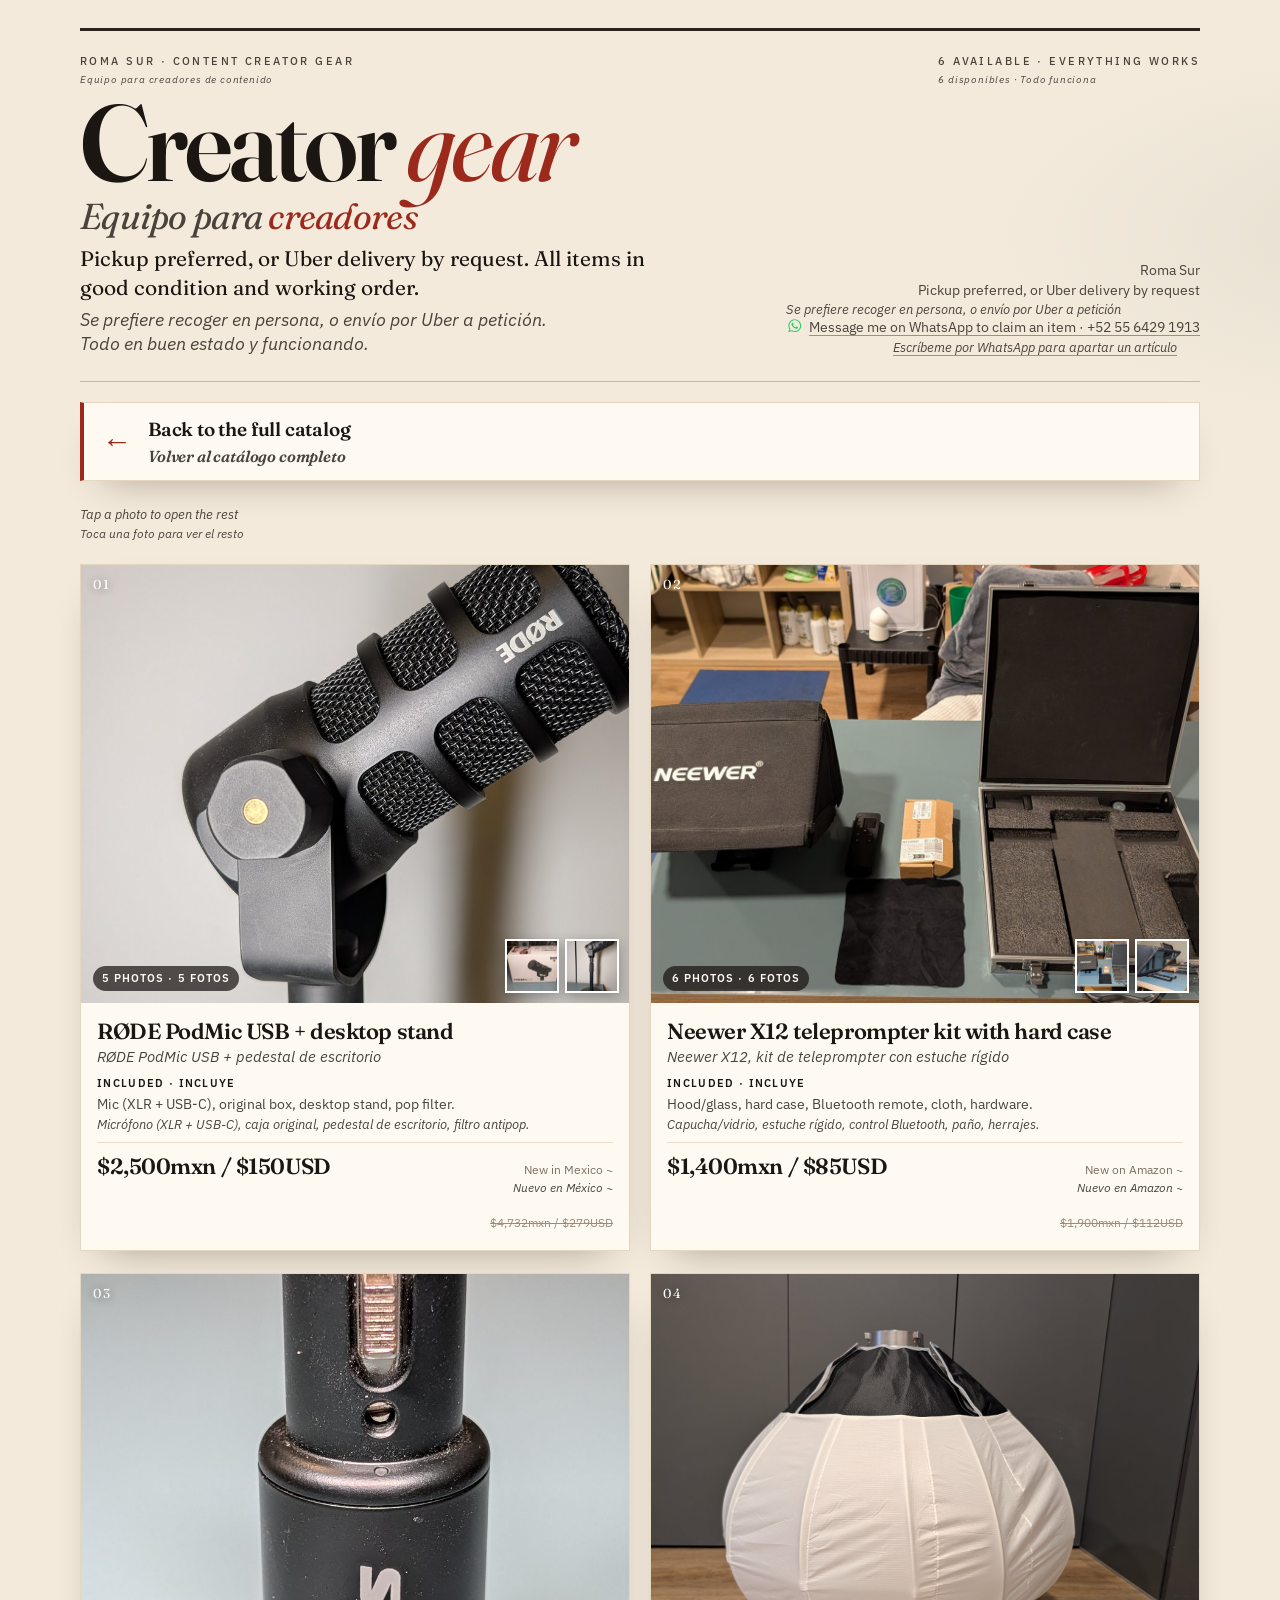
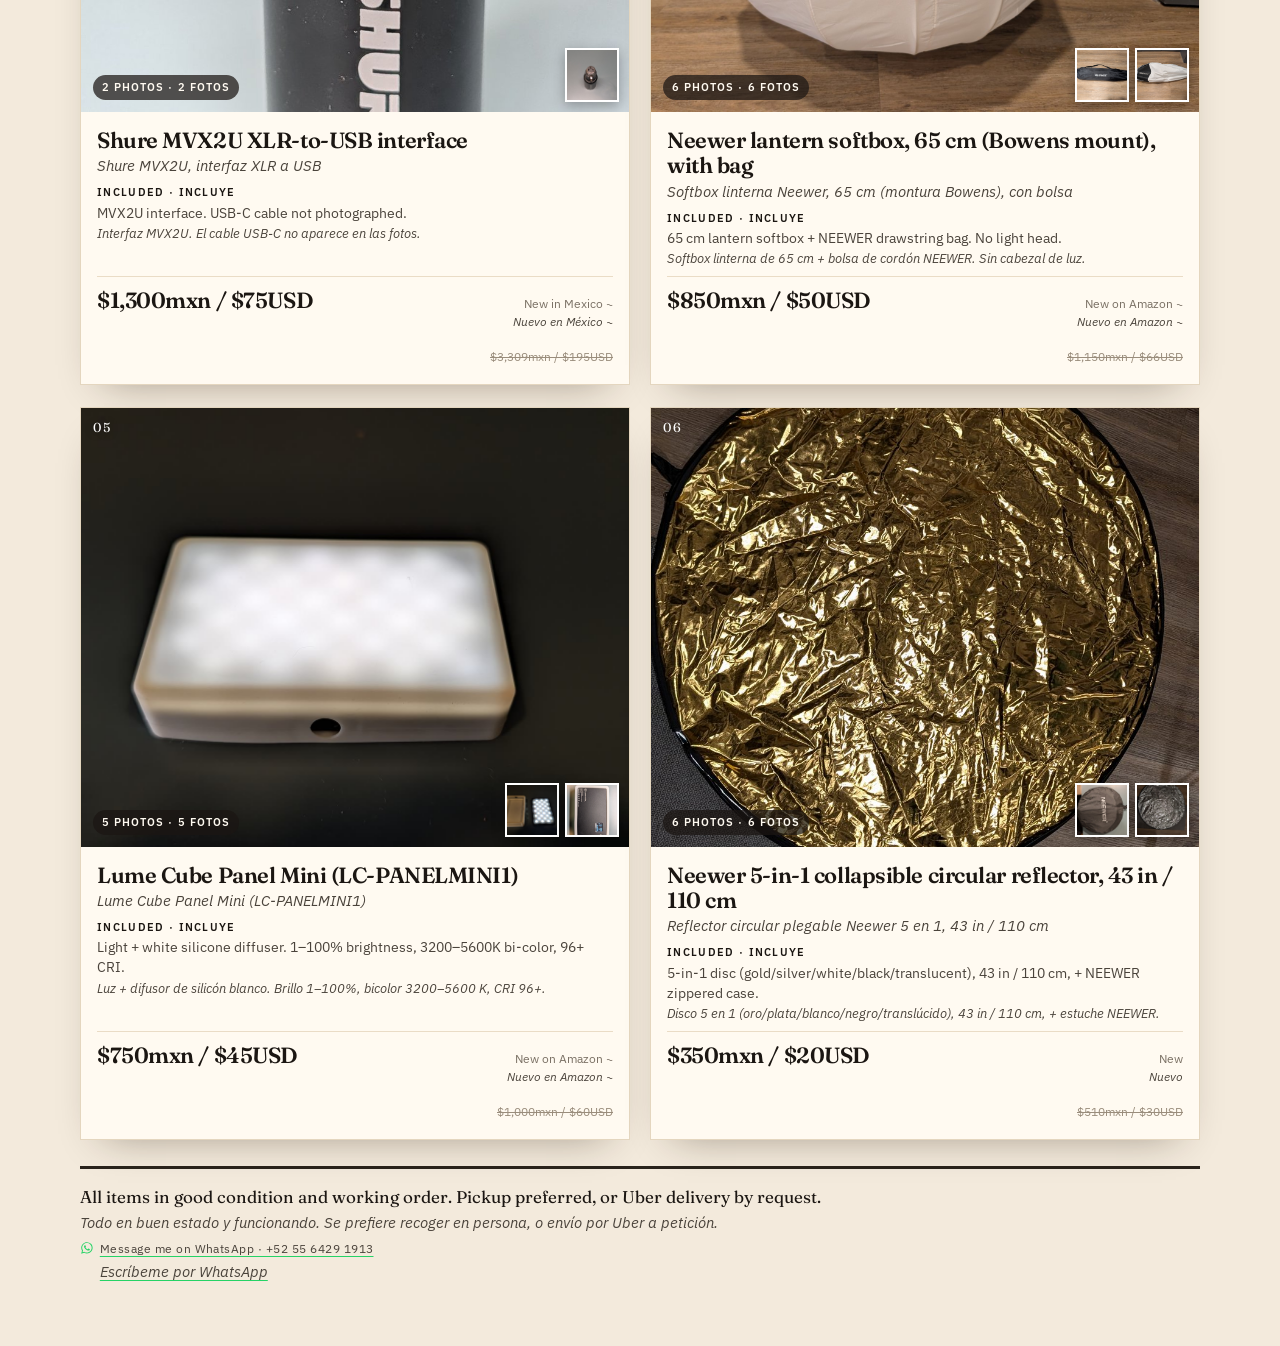
<file: content-creator.html>
<!DOCTYPE html>
<html lang="es-MX">
<head>
<meta charset="utf-8">
<meta name="viewport" content="width=device-width, initial-scale=1">
<title>Content creator gear for sale · Equipo para creadores en venta</title>
<link rel="stylesheet" href="catalog.css">
</head>
<body>
  <div class="wrap">
    <header class="mast">
      <div class="kicker">
        <span>Roma Sur · Content creator gear<span class="es" lang="es">Equipo para creadores de contenido</span></span>
        <span><span data-count="en">6 available</span> · Everything works<span class="es" lang="es"><span data-count="es">6 disponibles</span> · Todo funciona</span></span>
      </div>
      <h1>Creator <em>gear</em><span class="es" lang="es">Equipo para <em>creadores</em></span></h1>
      <div class="lede">
        <p>Pickup preferred, or Uber delivery by request. All items in good condition and working order.<span class="es" lang="es">Se prefiere recoger en persona, o envío por Uber a petición. Todo en buen estado y funcionando.</span></p>
        <div class="meta">
          <div>Roma Sur</div>
          <div>Pickup preferred, or Uber delivery by request<span class="es" lang="es">Se prefiere recoger en persona, o envío por Uber a petición</span></div>
          <div><a class="wa-link" href="https://wa.me/525564291913?text=Hi%20Ross%2C%20I%27m%20interested%20in%20an%20item%20from%20your%20sale.%20/%20Hola%20Ross%2C%20me%20interesa%20un%20art%C3%ADculo%20de%20tu%20venta." target="_blank" rel="noopener"><svg class="wa-icon" viewBox="0 0 24 24" width="16" height="16" aria-hidden="true" focusable="false"><path fill="#25D366" d="M12.04 2C6.58 2 2.13 6.45 2.13 11.91c0 1.75.46 3.45 1.32 4.95L2.05 22l5.25-1.38a9.9 9.9 0 0 0 4.74 1.21h.01c5.46 0 9.91-4.45 9.91-9.91 0-2.65-1.03-5.14-2.9-7.01A9.82 9.82 0 0 0 12.04 2Zm0 18.15h-.01a8.23 8.23 0 0 1-4.19-1.15l-.3-.18-3.12.82.83-3.04-.2-.31a8.2 8.2 0 0 1-1.26-4.38c0-4.54 3.7-8.24 8.25-8.24 2.2 0 4.27.86 5.83 2.42a8.18 8.18 0 0 1 2.41 5.83c0 4.54-3.7 8.23-8.24 8.23Zm4.52-6.16c-.25-.12-1.47-.72-1.69-.81-.23-.08-.39-.12-.56.12-.16.25-.64.81-.79.97-.14.17-.29.19-.54.06-.25-.12-1.05-.39-1.99-1.23-.74-.66-1.23-1.47-1.38-1.72-.14-.25-.02-.38.11-.51.11-.11.25-.29.37-.43.13-.15.17-.25.25-.41.08-.17.04-.31-.02-.43-.06-.12-.56-1.34-.76-1.84-.2-.48-.41-.42-.56-.43h-.48c-.17 0-.43.06-.66.31-.22.25-.86.85-.86 2.07 0 1.22.89 2.4 1.01 2.56.12.17 1.75 2.67 4.23 3.74.59.26 1.05.41 1.41.52.59.19 1.13.16 1.56.1.48-.07 1.47-.6 1.67-1.18.21-.58.21-1.07.14-1.18-.06-.1-.22-.16-.47-.28Z"/></svg><span>Message me on WhatsApp to claim an item · +52 55 6429 1913<span class="es" lang="es">Escríbeme por WhatsApp para apartar un artículo</span></span></a></div>
        </div>
      </div>
    </header>

    <a class="crosslink back" href="./">
      <span class="crosslink-arrow" aria-hidden="true">&larr;</span>
      <span class="crosslink-text"><b>Back to the full catalog</b>
        <span class="es" lang="es"><b>Volver al catálogo completo</b></span></span>
    </a>

    <div class="toolbar">
      <div class="hint">Tap a photo to open the rest<span class="es" lang="es">Toca una foto para ver el resto</span></div>
    </div>

    <main class="grid" id="catalog">

      <article class="card" data-id="rode-podmic-usb" data-price-mxn="2500" data-title-en="RØDE PodMic USB + desktop stand" data-title-es="RØDE PodMic USB + pedestal de escritorio" data-photos="[&quot;photos/PXL_20260826_134338659.jpg&quot;,&quot;photos/PXL_20260826_134357354.jpg&quot;,&quot;photos/PXL_20260826_134408629.jpg&quot;,&quot;photos/PXL_20260826_134411944.jpg&quot;,&quot;photos/PXL_20260826_134422929.jpg&quot;]">
        <div class="photo">
          <span class="idx">01</span>
          <img class="hero" src="photos/PXL_20260826_134411944.jpg" data-photo="photos/PXL_20260826_134411944.jpg" tabindex="0" role="button" alt="RØDE PodMic USB on desktop stand / RØDE PodMic USB en pedestal de escritorio">
          <div class="thumbs">
            <button type="button" aria-label="Box / Caja" data-photo="photos/PXL_20260826_134338659.jpg">
              <img src="photos/PXL_20260826_134338659.jpg" alt="">
            </button>
            <button type="button" aria-label="Mic close-up / Detalle del micrófono" data-photo="photos/PXL_20260826_134357354.jpg">
              <img src="photos/PXL_20260826_134357354.jpg" alt="">
            </button>
          </div>
          <div class="stamp" aria-hidden="true"><span>SOLD<span class="es" lang="es">VENDIDO</span></span></div>
        </div>
        <div class="body">
          <div class="toprow">
            <h2>RØDE PodMic USB + desktop stand<span class="es" lang="es">RØDE PodMic USB + pedestal de escritorio</span></h2>
          </div>
          <p class="inc"><strong>Included · Incluye</strong> Mic (XLR + USB-C), original box, desktop stand, pop filter.<span class="es" lang="es">Micrófono (XLR + USB-C), caja original, pedestal de escritorio, filtro antipop.</span></p>
          <div class="price-row">
            <div class="ask">$2,500mxn / $150USD</div>
            <div class="compare">New in Mexico ~<span class="es" lang="es">Nuevo en México ~</span><br><s>$4,732mxn / $279USD</s></div>
          </div>
        </div>
      </article>
      <article class="card" data-id="neewer-x12-teleprompter" data-price-mxn="1400" data-title-en="Neewer X12 teleprompter kit with hard case" data-title-es="Neewer X12, kit de teleprompter con estuche rígido" data-photos="[&quot;photos/PXL_20260826_133639661.jpg&quot;,&quot;photos/PXL_20260826_134014258.jpg&quot;,&quot;photos/PXL_20260826_134109632.jpg&quot;,&quot;photos/PXL_20260826_134116059.jpg&quot;,&quot;photos/PXL_20260826_134124106.jpg&quot;,&quot;photos/PXL_20260826_134131841.jpg&quot;]">
        <div class="photo">
          <span class="idx">02</span>
          <img class="hero" src="photos/PXL_20260826_134014258.jpg" data-photo="photos/PXL_20260826_134014258.jpg" tabindex="0" role="button" alt="Neewer X12 teleprompter kit laid out with hard case and accessories / Kit de teleprompter Neewer X12 con estuche rígido y accesorios">
          <div class="thumbs">
            <button type="button" aria-label="Assembled / Armado" data-photo="photos/PXL_20260826_134109632.jpg">
              <img src="photos/PXL_20260826_134109632.jpg" alt="">
            </button>
            <button type="button" aria-label="Accessories / Accesorios" data-photo="photos/PXL_20260826_134124106.jpg">
              <img src="photos/PXL_20260826_134124106.jpg" alt="">
            </button>
          </div>
          <div class="stamp" aria-hidden="true"><span>SOLD<span class="es" lang="es">VENDIDO</span></span></div>
        </div>
        <div class="body">
          <div class="toprow">
            <h2>Neewer X12 teleprompter kit with hard case<span class="es" lang="es">Neewer X12, kit de teleprompter con estuche rígido</span></h2>
          </div>
          <p class="inc"><strong>Included · Incluye</strong> Hood/glass, hard case, Bluetooth remote, cloth, hardware.<span class="es" lang="es">Capucha/vidrio, estuche rígido, control Bluetooth, paño, herrajes.</span></p>
          <div class="price-row">
            <div class="ask">$1,400mxn / $85USD</div>
            <div class="compare">New on Amazon ~<span class="es" lang="es">Nuevo en Amazon ~</span><br><s>$1,900mxn / $112USD</s></div>
          </div>
        </div>
      </article>
      <article class="card" data-id="shure-mvx2u" data-price-mxn="1300" data-title-en="Shure MVX2U XLR-to-USB interface" data-title-es="Shure MVX2U, interfaz XLR a USB" data-photos="[&quot;photos/PXL_20260826_134943539.jpg&quot;,&quot;photos/PXL_20260826_134956106.jpg&quot;]">
        <div class="photo">
          <span class="idx">03</span>
          <img class="hero" src="photos/PXL_20260826_134943539.jpg" data-photo="photos/PXL_20260826_134943539.jpg" tabindex="0" role="button" alt="Shure MVX2U XLR-to-USB interface / Interfaz Shure MVX2U de XLR a USB">
          <div class="thumbs">
            <button type="button" aria-label="Second angle" data-photo="photos/PXL_20260826_134956106.jpg">
              <img src="photos/PXL_20260826_134956106.jpg" alt="">
            </button>
          </div>
          <div class="stamp" aria-hidden="true"><span>SOLD<span class="es" lang="es">VENDIDO</span></span></div>
        </div>
        <div class="body">
          <div class="toprow">
            <h2>Shure MVX2U XLR-to-USB interface<span class="es" lang="es">Shure MVX2U, interfaz XLR a USB</span></h2>
          </div>
          <p class="inc"><strong>Included · Incluye</strong> MVX2U interface. USB-C cable not photographed.<span class="es" lang="es">Interfaz MVX2U. El cable USB-C no aparece en las fotos.</span></p>
          <div class="price-row">
            <div class="ask">$1,300mxn / $75USD</div>
            <div class="compare">New in Mexico ~<span class="es" lang="es">Nuevo en México ~</span><br><s>$3,309mxn / $195USD</s></div>
          </div>
        </div>
      </article>
      <article class="card" data-id="neewer-lantern-softbox" data-price-mxn="850" data-title-en="Neewer lantern softbox, 65 cm (Bowens mount), with bag" data-title-es="Softbox linterna Neewer, 65 cm (montura Bowens), con bolsa" data-photos="[&quot;photos/PXL_20260816_183229438.jpg&quot;,&quot;photos/PXL_20260816_183234628.jpg&quot;,&quot;photos/PXL_20260816_183247531.jpg&quot;,&quot;photos/PXL_20260816_183252354.jpg&quot;,&quot;photos/PXL_20260816_183313198.jpg&quot;,&quot;photos/PXL_20260816_183334958.jpg&quot;]">
        <div class="photo">
          <span class="idx">04</span>
          <img class="hero" src="photos/PXL_20260816_183229438.jpg" data-photo="photos/PXL_20260816_183229438.jpg" tabindex="0" role="button" alt="Neewer 65 cm lantern softbox standing on a wood floor / Softbox linterna Neewer de 65 cm sobre piso de madera">
          <div class="thumbs">
            <button type="button" aria-label="Carry bag / Bolsa" data-photo="photos/PXL_20260816_183334958.jpg">
              <img src="photos/PXL_20260816_183334958.jpg" alt="">
            </button>
            <button type="button" aria-label="Collapsed / Plegado" data-photo="photos/PXL_20260816_183313198.jpg">
              <img src="photos/PXL_20260816_183313198.jpg" alt="">
            </button>
          </div>
          <div class="stamp" aria-hidden="true"><span>SOLD<span class="es" lang="es">VENDIDO</span></span></div>
        </div>
        <div class="body">
          <div class="toprow">
            <h2>Neewer lantern softbox, 65 cm (Bowens mount), with bag<span class="es" lang="es">Softbox linterna Neewer, 65 cm (montura Bowens), con bolsa</span></h2>
          </div>
          <p class="inc"><strong>Included · Incluye</strong> 65 cm lantern softbox + NEEWER drawstring bag. No light head.<span class="es" lang="es">Softbox linterna de 65 cm + bolsa de cordón NEEWER. Sin cabezal de luz.</span></p>
          <div class="price-row">
            <div class="ask">$850mxn / $50USD</div>
            <div class="compare">New on Amazon ~<span class="es" lang="es">Nuevo en Amazon ~</span><br><s>$1,150mxn / $66USD</s></div>
          </div>
        </div>
      </article>
      <article class="card" data-id="lume-cube-panel-mini" data-price-mxn="750" data-title-en="Lume Cube Panel Mini (LC-PANELMINI1)" data-title-es="Lume Cube Panel Mini (LC-PANELMINI1)" data-photos="[&quot;photos/lumecube-on.jpg&quot;,&quot;photos/lumecube-leds.jpg&quot;,&quot;photos/lumecube-back.jpg&quot;,&quot;photos/lumecube-back-2.jpg&quot;,&quot;photos/lumecube-back-3.jpg&quot;]">
        <div class="photo">
          <span class="idx">05</span>
          <img class="hero" src="photos/lumecube-on.jpg" data-photo="photos/lumecube-on.jpg" tabindex="0" role="button" alt="Lume Cube Panel Mini on with white silicone diffuser / Lume Cube Panel Mini encendido con difusor de silicón blanco">
          <div class="thumbs">
            <button type="button" aria-label="LEDs" data-photo="photos/lumecube-leds.jpg">
              <img src="photos/lumecube-leds.jpg" alt="">
            </button>
            <button type="button" aria-label="Back / Reverso" data-photo="photos/lumecube-back.jpg">
              <img src="photos/lumecube-back.jpg" alt="">
            </button>
          </div>
          <div class="stamp" aria-hidden="true"><span>SOLD<span class="es" lang="es">VENDIDO</span></span></div>
        </div>
        <div class="body">
          <div class="toprow">
            <h2>Lume Cube Panel Mini (LC-PANELMINI1)<span class="es" lang="es">Lume Cube Panel Mini (LC-PANELMINI1)</span></h2>
          </div>
          <p class="inc"><strong>Included · Incluye</strong> Light + white silicone diffuser. 1–100% brightness, 3200–5600K bi-color, 96+ CRI.<span class="es" lang="es">Luz + difusor de silicón blanco. Brillo 1–100%, bicolor 3200–5600 K, CRI 96+.</span></p>
          <div class="price-row">
            <div class="ask">$750mxn / $45USD</div>
            <div class="compare">New on Amazon ~<span class="es" lang="es">Nuevo en Amazon ~</span><br><s>$1,000mxn / $60USD</s></div>
          </div>
        </div>
      </article>
      <article class="card" data-id="neewer-5in1-reflector" data-price-mxn="350" data-title-en="Neewer 5-in-1 collapsible circular reflector, 43 in / 110 cm" data-title-es="Reflector circular plegable Neewer 5 en 1, 43 in / 110 cm" data-photos="[&quot;photos/PXL_20260826_133330010.jpg&quot;,&quot;photos/PXL_20260826_133350002.jpg&quot;,&quot;photos/PXL_20260826_133357118.jpg&quot;,&quot;photos/PXL_20260826_133420489.jpg&quot;,&quot;photos/PXL_20260826_133445475.jpg&quot;,&quot;photos/PXL_20260826_133501360.jpg&quot;]">
        <div class="photo">
          <span class="idx">06</span>
          <img class="hero" src="photos/PXL_20260826_133501360.jpg" data-photo="photos/PXL_20260826_133501360.jpg" tabindex="0" role="button" alt="Neewer 5-in-1 gold reflector, 43 in / 110 cm, opened on the floor / Reflector Neewer 5 en 1 dorado de 43 in / 110 cm abierto en el piso">
          <div class="thumbs">
            <button type="button" aria-label="Carry case / Estuche" data-photo="photos/PXL_20260826_133330010.jpg">
              <img src="photos/PXL_20260826_133330010.jpg" alt="">
            </button>
            <button type="button" aria-label="Silver side / Lado plata" data-photo="photos/PXL_20260826_133350002.jpg">
              <img src="photos/PXL_20260826_133350002.jpg" alt="">
            </button>
          </div>
          <div class="stamp" aria-hidden="true"><span>SOLD<span class="es" lang="es">VENDIDO</span></span></div>
        </div>
        <div class="body">
          <div class="toprow">
            <h2>Neewer 5-in-1 collapsible circular reflector, 43 in / 110 cm<span class="es" lang="es">Reflector circular plegable Neewer 5 en 1, 43 in / 110 cm</span></h2>
          </div>
          <p class="inc"><strong>Included · Incluye</strong> 5-in-1 disc (gold/silver/white/black/translucent), 43 in / 110 cm, + NEEWER zippered case.<span class="es" lang="es">Disco 5 en 1 (oro/plata/blanco/negro/translúcido), 43 in / 110 cm, + estuche NEEWER.</span></p>
          <div class="price-row">
            <div class="ask">$350mxn / $20USD</div>
            <div class="compare">New<span class="es" lang="es">Nuevo</span><br><s>$510mxn / $30USD</s></div>
          </div>
        </div>
      </article>

    </main>

    <footer class="colophon">
      <p>All items in good condition and working order. Pickup preferred, or Uber delivery by request.<span class="es" lang="es">Todo en buen estado y funcionando. Se prefiere recoger en persona, o envío por Uber a petición.</span></p>
      <div class="fine"><a class="wa-link" href="https://wa.me/525564291913?text=Hi%20Ross%2C%20I%27m%20interested%20in%20an%20item%20from%20your%20sale.%20/%20Hola%20Ross%2C%20me%20interesa%20un%20art%C3%ADculo%20de%20tu%20venta." target="_blank" rel="noopener"><svg class="wa-icon" viewBox="0 0 24 24" width="16" height="16" aria-hidden="true" focusable="false"><path fill="#25D366" d="M12.04 2C6.58 2 2.13 6.45 2.13 11.91c0 1.75.46 3.45 1.32 4.95L2.05 22l5.25-1.38a9.9 9.9 0 0 0 4.74 1.21h.01c5.46 0 9.91-4.45 9.91-9.91 0-2.65-1.03-5.14-2.9-7.01A9.82 9.82 0 0 0 12.04 2Zm0 18.15h-.01a8.23 8.23 0 0 1-4.19-1.15l-.3-.18-3.12.82.83-3.04-.2-.31a8.2 8.2 0 0 1-1.26-4.38c0-4.54 3.7-8.24 8.25-8.24 2.2 0 4.27.86 5.83 2.42a8.18 8.18 0 0 1 2.41 5.83c0 4.54-3.7 8.23-8.24 8.23Zm4.52-6.16c-.25-.12-1.47-.72-1.69-.81-.23-.08-.39-.12-.56.12-.16.25-.64.81-.79.97-.14.17-.29.19-.54.06-.25-.12-1.05-.39-1.99-1.23-.74-.66-1.23-1.47-1.38-1.72-.14-.25-.02-.38.11-.51.11-.11.25-.29.37-.43.13-.15.17-.25.25-.41.08-.17.04-.31-.02-.43-.06-.12-.56-1.34-.76-1.84-.2-.48-.41-.42-.56-.43h-.48c-.17 0-.43.06-.66.31-.22.25-.86.85-.86 2.07 0 1.22.89 2.4 1.01 2.56.12.17 1.75 2.67 4.23 3.74.59.26 1.05.41 1.41.52.59.19 1.13.16 1.56.1.48-.07 1.47-.6 1.67-1.18.21-.58.21-1.07.14-1.18-.06-.1-.22-.16-.47-.28Z"/></svg><span>Message me on WhatsApp · +52 55 6429 1913<span class="es" lang="es">Escríbeme por WhatsApp</span></span></a></div>
    </footer>
  </div>

<div id="lightbox" class="lightbox" hidden role="dialog" aria-modal="true" aria-labelledby="lb-caption">
  <button type="button" class="lb-backdrop" tabindex="-1" aria-label="Close gallery / Cerrar galería"></button>
  <button type="button" class="lb-close" aria-label="Close / Cerrar">&times;</button>
  <div class="lb-stage">
    <div class="lb-frame">
      <button type="button" class="lb-prev" aria-label="Previous photo / Foto anterior">&#8249;</button>
      <img class="lb-img" alt="">
      <button type="button" class="lb-next" aria-label="Next photo / Foto siguiente">&#8250;</button>
    </div>
    <div class="lb-meta">
      <div class="lb-caption" id="lb-caption"></div>
      <div class="lb-counter"></div>
    </div>
    <div class="lb-strip" role="tablist" aria-label="Photos of this item / Fotos de este artículo"></div>
  </div>
</div>

<script src="catalog.js"></script>
</body>
</html>
</file>
<file: catalog.css>
@import url("https://fonts.googleapis.com/css2?family=Fraunces:ital,opsz,wght@0,9..144,400;0,9..144,600;0,9..144,700;1,9..144,400;1,9..144,600&family=IBM+Plex+Sans:ital,wght@0,400;0,500;0,600;1,400&display=swap");

  :root {
    --paper: #f3eadc;
    --paper-2: #efe4d2;
    --ink: #1b1612;
    --ink-soft: #4a433b;
    --rule: #c9b89a;
    --rule-strong: #2a241c;
    --wax: #9c2a1c;
    --wax-deep: #6e1810;
    --olive: #3a4a32;
    --olive-soft: #d7e0cf;
    --sold-red: #b11a14;
    --card: #fffaf1;
    --shadow: 0 18px 40px -24px rgba(40, 24, 8, 0.45);
    --display: "Fraunces", "Iowan Old Style", "Palatino Linotype", Palatino, Georgia, serif;
    --sans: "IBM Plex Sans", "Segoe UI", system-ui, -apple-system, sans-serif;
  }

  * { box-sizing: border-box; }
  html { -webkit-text-size-adjust: 100%; }
  body {
    margin: 0;
    background:
      radial-gradient(1200px 500px at 10% -10%, rgba(156, 42, 28, 0.06), transparent 50%),
      radial-gradient(900px 400px at 110% 8%, rgba(58, 74, 50, 0.07), transparent 46%),
      var(--paper);
    color: var(--ink);
    font-family: var(--sans);
    line-height: 1.5;
  }

  .wrap {
    width: min(1120px, calc(100% - 32px));
    margin: 0 auto;
    padding: 28px 0 64px;
  }

  header.mast {
    border-top: 3px solid var(--rule-strong);
    border-bottom: 1px solid var(--rule);
    padding: 22px 0 26px;
    margin-bottom: 28px;
  }
  .kicker {
    display: flex;
    justify-content: space-between;
    gap: 12px;
    flex-wrap: wrap;
    font-size: 11px;
    letter-spacing: 0.22em;
    text-transform: uppercase;
    color: var(--ink-soft);
    font-weight: 500;
  }
  h1 {
    font-family: var(--display);
    font-weight: 600;
    font-size: clamp(52px, 12vw, 108px);
    line-height: 0.86;
    letter-spacing: -0.03em;
    margin: 10px 0 8px;
  }
  h1 em {
    font-style: italic;
    font-weight: 400;
    color: var(--wax);
  }
  .lede {
    display: grid;
    grid-template-columns: 1.3fr 0.9fr;
    gap: 28px;
    align-items: end;
    margin-top: 8px;
  }
  .lede p {
    margin: 0;
    font-family: var(--display);
    font-size: clamp(17px, 2.1vw, 21px);
    line-height: 1.35;
    max-width: 42ch;
  }
  .meta {
    font-size: 13.5px;
    color: var(--ink-soft);
    text-align: right;
  }
  .meta strong { color: var(--ink); font-weight: 600; }
  .contact-blank {
    margin-top: 10px;
    border-bottom: 1px dashed var(--rule);
    min-height: 1.4em;
    font-size: 13px;
    color: #8a7d6c;
  }

  .toolbar {
    display: flex;
    justify-content: space-between;
    align-items: baseline;
    gap: 12px;
    flex-wrap: wrap;
    margin: 6px 0 22px;
    font-size: 12.5px;
    color: var(--ink-soft);
  }
  .toolbar b { color: var(--ink); }
  .hint { font-style: italic; }

  .grid {
    display: grid;
    grid-template-columns: 1fr 1fr;
    gap: 22px 20px;
  }

  article.card {
    background: var(--card);
    border: 1px solid #e4d6bf;
    box-shadow: var(--shadow);
    display: flex;
    flex-direction: column;
    position: relative;
    overflow: hidden;
    break-inside: avoid;
    page-break-inside: avoid;
  }
  article.card[data-sold="true"] { background: #f4eee6; }

  .photo {
    position: relative;
    aspect-ratio: 5 / 4;
    background: #d8cbb6;
    overflow: hidden;
  }
  .photo img.hero {
    width: 100%;
    height: 100%;
    object-fit: cover;
    object-position: center;
    display: block;
    cursor: pointer;
    transition: filter 180ms ease, opacity 180ms ease, transform 400ms ease;
  }
  .photo img.hero:focus-visible {
    outline: 2px solid #fff;
    outline-offset: -3px;
  }
  article.card:hover .photo img.hero { transform: scale(1.03); }
  article.card[data-sold="true"] .photo img.hero {
    filter: grayscale(0.7) contrast(0.95);
    opacity: 0.68;
    transform: none;
  }

  .idx {
    position: absolute;
    top: 10px;
    left: 12px;
    font-family: var(--display);
    font-size: 13px;
    letter-spacing: 0.14em;
    color: #fff;
    text-shadow: 0 1px 8px rgba(0,0,0,0.45);
    z-index: 2;
  }

  .thumbs {
    position: absolute;
    right: 10px;
    bottom: 10px;
    display: flex;
    gap: 6px;
    z-index: 2;
  }
  .thumbs button {
    width: 54px;
    height: 54px;
    padding: 0;
    border: 2px solid #fff;
    box-shadow: 0 4px 12px rgba(0,0,0,0.28);
    cursor: pointer;
    background: #ccc;
    overflow: hidden;
  }
  .thumbs img {
    width: 100%;
    height: 100%;
    object-fit: cover;
    display: block;
  }

  .stamp {
    display: none;
    position: absolute;
    inset: 0;
    place-items: center;
    pointer-events: none;
    z-index: 3;
  }
  article.card[data-sold="true"] .stamp { display: grid; }
  .stamp span {
    font-family: var(--display);
    font-weight: 700;
    font-size: clamp(42px, 6vw, 64px);
    letter-spacing: 0.12em;
    color: var(--sold-red);
    border: 6px solid var(--sold-red);
    padding: 2px 16px 8px;
    transform: rotate(-16deg);
    mix-blend-mode: multiply;
    opacity: 0.92;
    text-shadow: 1px 1px 0 #1a0a08;
    box-shadow: inset 0 0 0 2px #1a0a08, 0 0 0 2px #1a0a08;
    background: rgba(20, 8, 6, 0.08);
  }

  .body {
    padding: 16px 16px 18px;
    display: flex;
    flex-direction: column;
    gap: 8px;
    flex: 1;
  }
  .toprow {
    display: flex;
    justify-content: space-between;
    align-items: flex-start;
    gap: 10px;
  }
  h2 {
    font-family: var(--display);
    font-weight: 600;
    font-size: 22px;
    line-height: 1.15;
    letter-spacing: -0.02em;
    margin: 0;
    flex: 1 1 auto;
    min-width: 0;
  }
  .chip {
    flex: 0 0 auto;
    border: 1px solid var(--olive);
    background: var(--olive-soft);
    color: var(--olive);
    font-size: 11px;
    font-weight: 600;
    letter-spacing: 0.12em;
    text-transform: uppercase;
    padding: 5px 9px 4px;
    cursor: pointer;
    border-radius: 999px;
    font-family: var(--sans);
  }
  .chip:hover { filter: brightness(0.96); }
  .chip:focus-visible { outline: 2px solid var(--ink); outline-offset: 2px; }
  article.card[data-sold="true"] .chip {
    background: #1b1612;
    border-color: #1b1612;
    color: #f6efe4;
  }

  .inc {
    margin: 0;
    font-size: 13.5px;
    color: var(--ink-soft);
  }
  .inc strong {
    color: var(--ink);
    font-weight: 600;
    font-size: 11px;
    letter-spacing: 0.12em;
    text-transform: uppercase;
    display: block;
    margin-bottom: 2px;
  }

  .price-row {
    margin-top: auto;
    padding-top: 10px;
    border-top: 1px solid #eadcc6;
    display: flex;
    justify-content: space-between;
    align-items: baseline;
    gap: 10px;
  }
  .ask {
    font-family: var(--display);
    font-weight: 600;
    font-size: clamp(16px, 2.1vw, 22px);
    letter-spacing: -0.02em;
    line-height: 1.2;
  }
  article.card[data-sold="true"] .ask {
    color: #8a8074;
    text-decoration: line-through;
    text-decoration-thickness: 2px;
  }
  .ask small {
    font-size: 22px;
    font-style: italic;
    font-weight: 400;
    letter-spacing: 0;
  }
  .compare {
    text-align: right;
    font-size: 12px;
    color: #7a7064;
  }
  .compare s {
    color: #9a8d7c;
    text-decoration-thickness: 1px;
  }
  .note {
    font-size: 12px;
    color: var(--ink-soft);
    font-style: italic;
    margin: 0;
  }

  .footnote {
    margin: 28px 0 0;
    padding: 14px 16px;
    border-left: 3px solid var(--rule);
    color: var(--ink-soft);
    font-size: 13.5px;
  }
  footer.colophon {
    margin-top: 26px;
    padding-top: 16px;
    border-top: 3px solid var(--rule-strong);
    display: grid;
    gap: 8px;
  }
  footer.colophon p {
    margin: 0;
    font-family: var(--display);
    font-size: 17px;
    line-height: 1.4;
  }
  .fine {
    font-family: var(--sans);
    font-size: 12px;
    color: var(--ink-soft);
    letter-spacing: 0.04em;
  }

  @media (max-width: 760px) {
    .wrap { width: min(100% - 22px, 640px); padding-top: 16px; }
    .lede { grid-template-columns: 1fr; gap: 12px; }
    .meta { text-align: left; }
    .grid { grid-template-columns: 1fr; gap: 18px; }
    h1 { font-size: 64px; }
    h2 { font-size: 21px; }
    .photo { aspect-ratio: 4 / 3; }
    .ask { font-size: 34px; }
    article.card:hover .photo img.hero { transform: none; }
  }



  .es {
    display: block;
    font-family: var(--sans);
    font-weight: 400;
    font-style: italic;
    letter-spacing: 0;
    text-transform: none;
    color: var(--ink-soft);
    line-height: 1.3;
  }
  h1 .es {
    font-family: var(--display);
    font-size: clamp(22px, 4.2vw, 36px);
    font-style: italic;
    font-weight: 400;
    color: var(--ink-soft);
    margin-top: 10px;
    letter-spacing: -0.02em;
    line-height: 1.05;
  }
  h1 .es em { font-style: italic; color: var(--wax); font-weight: 400; }
  h2 .es {
    font-size: 14.5px;
    margin-top: 4px;
  }
  .kicker .es {
    font-size: 10px;
    letter-spacing: 0.08em;
    margin-top: 3px;
    text-transform: none;
  }
  .lede .es {
    font-size: 0.88em;
    margin-top: 6px;
    max-width: 46ch;
  }
  .meta .es {
    font-size: 12.5px;
    margin-top: 1px;
  }
  .hint .es { font-size: 12px; margin-top: 2px; }
  .inc .es { font-size: 13px; margin-top: 3px; }
  .note .es { display: inline; font-style: italic; }
  .compare .es { font-size: 11.5px; margin-top: 2px; }
  footer.colophon .es { font-size: 15px; margin-top: 4px; }
  .fine .es { font-size: 12px; margin-top: 2px; }
  .stamp span { text-align: center; line-height: 1.05; }
  .stamp .es {
    font-size: 0.42em;
    letter-spacing: 0.16em;
    color: var(--sold-red);
    margin-top: 0;
  }
  .photo-count .es { display: inline; color: inherit; font-style: normal; }

  .photo-count {
    position: absolute;
    left: 12px;
    bottom: 12px;
    z-index: 2;
    background: rgba(27, 22, 18, 0.72);
    color: #fffaf1;
    font-size: 10.5px;
    font-weight: 600;
    letter-spacing: 0.1em;
    text-transform: uppercase;
    padding: 5px 9px 4px;
    border-radius: 999px;
    pointer-events: none;
    font-family: var(--sans);
  }

  .lightbox {
    position: fixed;
    inset: 0;
    z-index: 80;
    display: none;
    align-items: stretch;
    justify-content: center;
  }
  .lightbox.open { display: flex; }
  html.lb-open,
  html.lb-open body { overflow: hidden; }

  .lb-backdrop {
    position: absolute;
    inset: 0;
    background: rgba(18, 12, 8, 0.88);
    border: 0;
    padding: 0;
    margin: 0;
    cursor: pointer;
  }

  .lb-stage {
    position: relative;
    z-index: 1;
    width: min(1080px, calc(100% - 28px));
    margin: auto;
    display: flex;
    flex-direction: column;
    align-items: center;
    justify-content: center;
    gap: 12px;
    max-height: 100dvh;
    padding: 56px 8px 20px;
    pointer-events: none;
  }
  .lb-stage > * { pointer-events: auto; }

  .lb-frame {
    position: relative;
    display: flex;
    align-items: center;
    justify-content: center;
    width: 100%;
    min-height: 0;
  }

  .lb-img {
    max-width: 100%;
    max-height: min(72dvh, 860px);
    width: auto;
    height: auto;
    object-fit: contain;
    display: block;
    box-shadow: 0 24px 64px rgba(0,0,0,0.5);
    background: #1b1612;
  }

  .lb-close, .lb-prev, .lb-next {
    font-family: var(--display);
    background: var(--card);
    color: var(--ink);
    border: 1px solid #e4d6bf;
    cursor: pointer;
    box-shadow: 0 8px 20px rgba(0,0,0,0.28);
  }
  .lb-close:hover, .lb-prev:hover, .lb-next:hover { background: #fff; }
  .lb-close:focus-visible,
  .lb-prev:focus-visible,
  .lb-next:focus-visible,
  .lb-strip button:focus-visible {
    outline: 2px solid #fffaf1;
    outline-offset: 2px;
  }

  .lb-close {
    position: absolute;
    top: 14px;
    right: 14px;
    z-index: 2;
    width: 44px;
    height: 44px;
    border-radius: 999px;
    font-size: 26px;
    line-height: 1;
  }

  .lb-prev, .lb-next {
    position: absolute;
    top: 50%;
    transform: translateY(-50%);
    width: 46px;
    height: 46px;
    border-radius: 999px;
    font-size: 30px;
    line-height: 1;
    z-index: 2;
  }
  .lb-prev { left: 10px; }
  .lb-next { right: 10px; }
  .lightbox.single .lb-prev,
  .lightbox.single .lb-next { display: none; }

  .lb-meta {
    display: flex;
    justify-content: space-between;
    align-items: baseline;
    gap: 12px;
    width: 100%;
    color: #efe4d2;
    font-size: 13px;
  }
  .lb-caption {
    font-family: var(--display);
    font-size: 18px;
    color: #fffaf1;
  }
  .lb-counter {
    letter-spacing: 0.12em;
    text-transform: uppercase;
    font-size: 11px;
    color: #c9b89a;
    white-space: nowrap;
  }

  .lb-strip {
    display: flex;
    gap: 8px;
    overflow-x: auto;
    max-width: 100%;
    padding: 2px 0 8px;
    scrollbar-width: thin;
  }
  .lb-strip button {
    width: 62px;
    height: 62px;
    padding: 0;
    border: 2px solid transparent;
    box-shadow: 0 2px 8px rgba(0,0,0,0.35);
    cursor: pointer;
    background: #3a3228;
    overflow: hidden;
    flex: 0 0 auto;
  }
  .lb-strip button[aria-current="true"] {
    border-color: #fffaf1;
    box-shadow: 0 0 0 2px var(--wax);
  }
  .lb-strip img {
    width: 100%;
    height: 100%;
    object-fit: cover;
    display: block;
  }

  @media (max-width: 760px) {
    .lb-prev { left: 0; }
    .lb-next { right: 0; }
    .lb-img { max-height: min(62dvh, 640px); }
    .lb-stage { padding: 52px 0 16px; }
  }

  @page { size: letter portrait; margin: 0.32in 0.34in; }
  @media print {
    * { -webkit-print-color-adjust: exact; print-color-adjust: exact; }
    body { background: #fff !important; }
    .wrap { width: 100%; padding: 0; }
    .hint, .thumbs, .toolbar, .photo-count, .lightbox { display: none !important; }
    header.mast { padding: 2px 0 6px; margin-bottom: 8px; }
    .kicker { font-size: 8px; letter-spacing: 0.14em; }
    h1 { font-size: 28px; margin: 0 0 2px; line-height: 0.9; }
    .lede { grid-template-columns: 1.3fr 1fr; gap: 8px; align-items: start; }
    .lede p { font-size: 11px; max-width: none; }
    .meta { font-size: 9px; line-height: 1.3; }
    .contact-blank { margin-top: 2px; font-size: 9px; min-height: 0.9em; }
    .grid { grid-template-columns: 1fr 1fr; gap: 7px 8px; }
    article.card {
      box-shadow: none;
      display: grid;
      grid-template-columns: 92px 1fr;
      break-inside: avoid;
      page-break-inside: avoid;
    }
    .photo { aspect-ratio: auto; height: 100%; min-height: 88px; }
    .body { padding: 4px 7px 5px; gap: 2px; }
    h2 { font-size: 11px; line-height: 1.12; }
    .chip { font-size: 7px; padding: 1px 5px 0; letter-spacing: 0.06em; cursor: default; }
    .inc {
      font-size: 8px;
      line-height: 1.25;
      display: -webkit-box;
      -webkit-box-orient: vertical;
      -webkit-line-clamp: 2;
      overflow: hidden;
    }
    .inc strong { font-size: 7px; margin-bottom: 0; display: inline; margin-right: 3px; }
    .note { font-size: 7.5px; }
    .price-row { padding-top: 2px; }
    .ask { font-size: 10px; }
    .ask small { font-size: 12px; }
    .compare { font-size: 7.5px; }
    .stamp span { font-size: 18px; border-width: 2px; padding: 0 5px 1px; }
    .footnote { margin: 8px 0 0; padding: 4px 6px; font-size: 8px; }
    footer.colophon { margin-top: 8px; padding-top: 5px; gap: 2px; }
    footer.colophon p { font-size: 11px; }
    .fine { font-size: 8px; }
    article.card:hover .photo img.hero { transform: none; }
  }

  article.card[data-sold="true"] .body { opacity: 0.8; }
  article.card[data-sold="true"] .chip { cursor: default; }

  .crosslink {
    display: flex;
    align-items: center;
    justify-content: space-between;
    gap: 16px;
    margin: -8px 0 24px;
    padding: 14px 18px;
    background: var(--card);
    border: 1px solid #e4d6bf;
    border-left: 4px solid var(--wax);
    box-shadow: var(--shadow);
    color: var(--ink);
    text-decoration: none;
    font-size: 15px;
    line-height: 1.35;
  }
  .crosslink:hover { background: #fff; }
  .crosslink:focus-visible { outline: 2px solid var(--ink); outline-offset: 2px; }
  .crosslink b { font-family: var(--display); font-weight: 600; font-size: 19px; letter-spacing: -0.01em; }
  .crosslink .es { font-size: 13.5px; margin-top: 3px; }
  .crosslink .es b { font-size: 16px; }
  .crosslink-arrow { font-family: var(--display); font-size: 30px; color: var(--wax); flex: 0 0 auto; }
  .crosslink.back { justify-content: flex-start; }
  @media print { .crosslink { display: none !important; } }

  .wa-link { display: inline-flex; align-items: flex-start; gap: 6px; color: inherit; text-decoration: underline; text-decoration-color: #25D366; text-underline-offset: 3px; }
  .wa-link:hover { color: #128C7E; }
  .wa-link > span { display: inline-block; }
  .wa-icon { flex: none; width: 1.15em; height: 1.15em; margin-top: .05em; }
</file>
